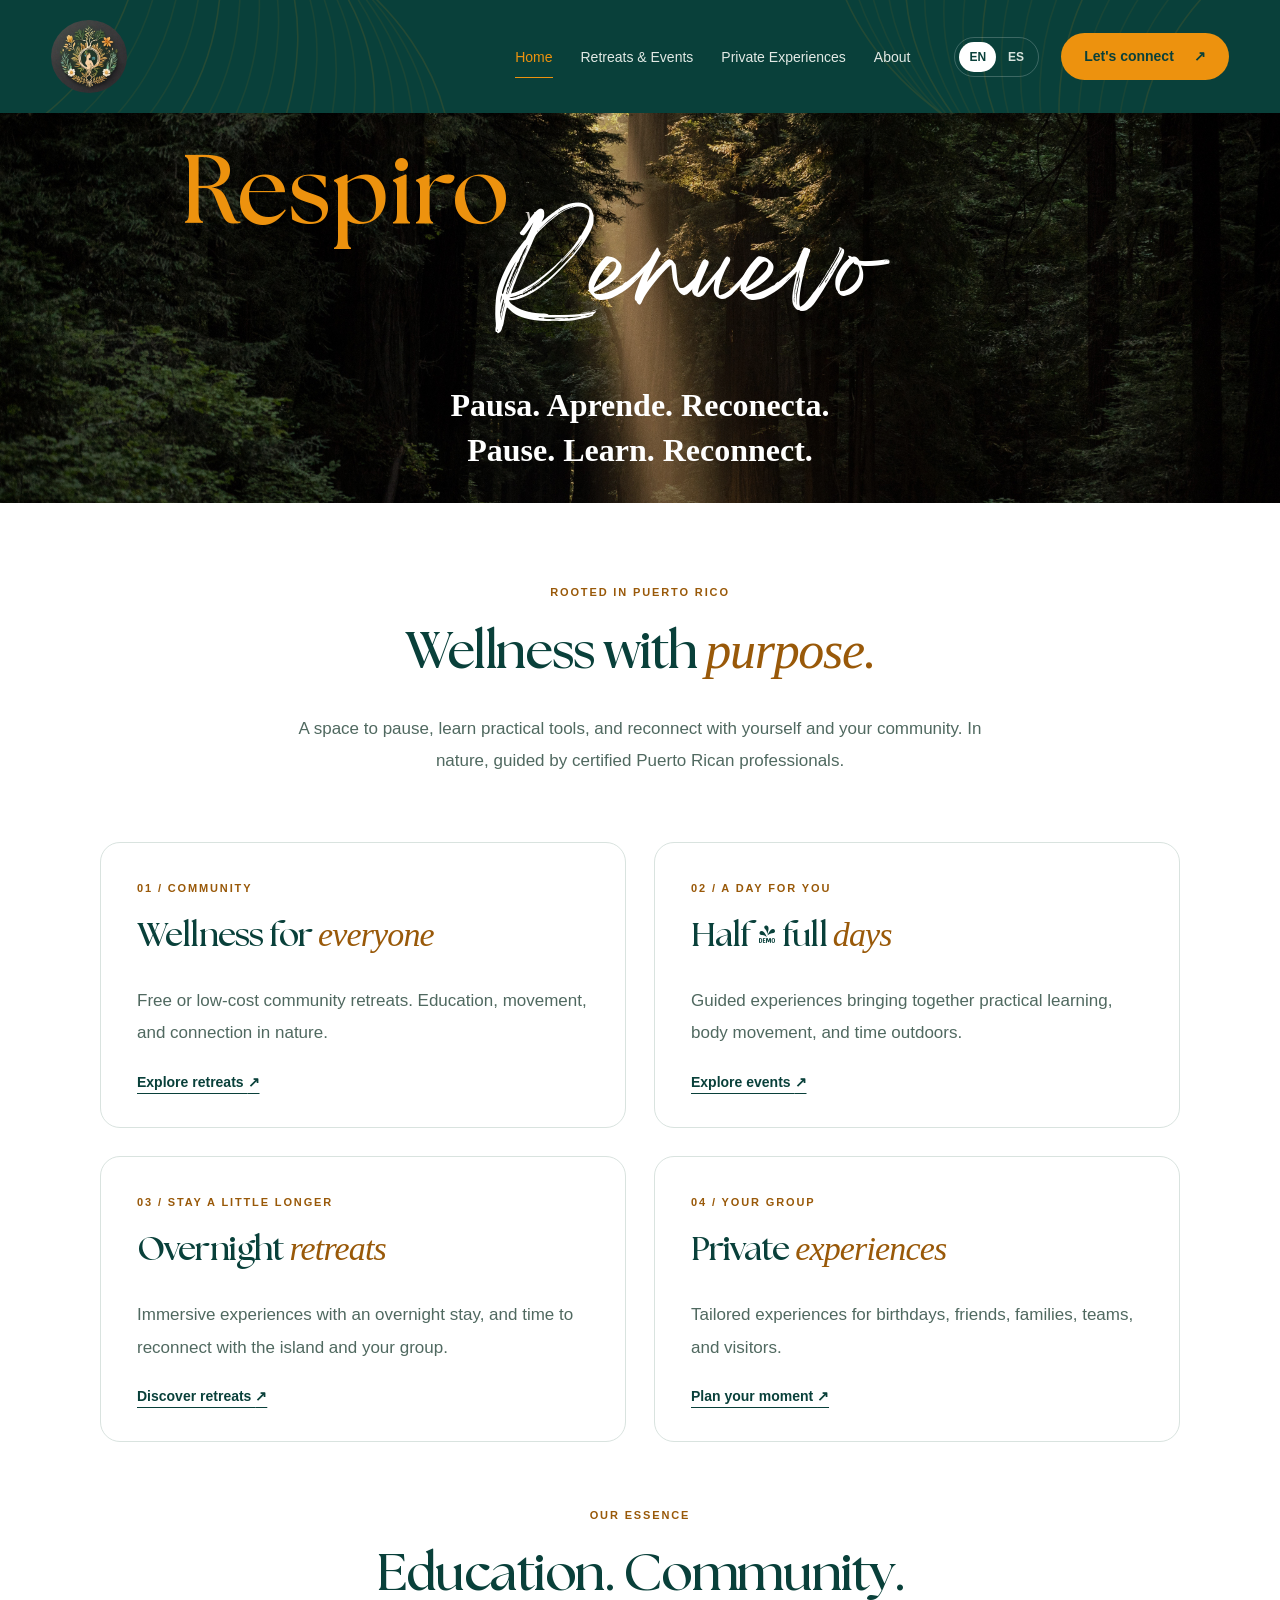
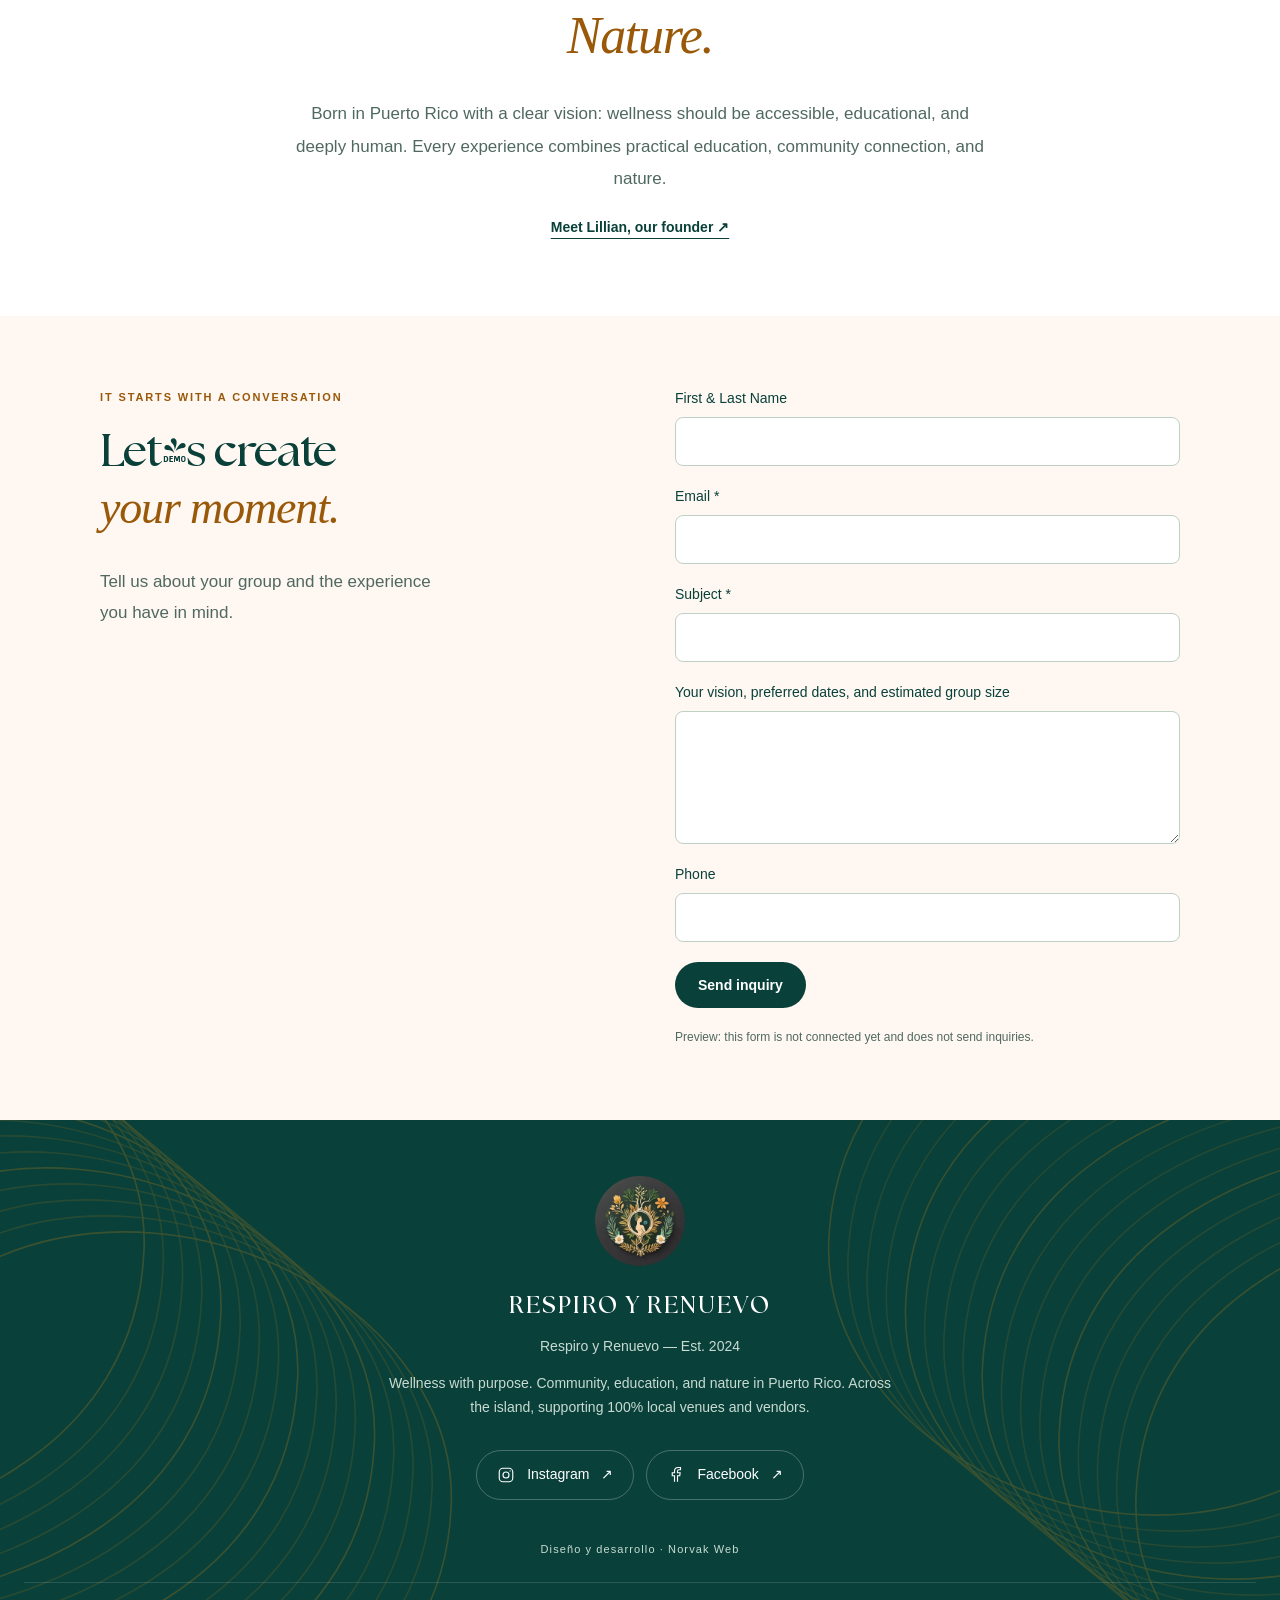
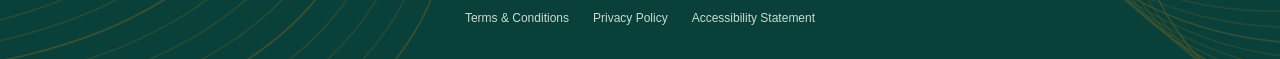
<file: index.html>
<!doctype html>
<html lang="en" prefix="og: https://ogp.me/ns#"><head><meta charset="utf-8"><meta name="viewport" content="width=device-width, initial-scale=1"><meta name="description" content="Wellness retreats in Puerto Rico. Wellness with purpose, community and nature in Puerto Rico."><title>Wellness retreats in Puerto Rico | Respiro y Renuevo</title><link rel="icon" href="assets/logo.jpg"><link rel="stylesheet" href="styles.css?v=6"><script src="script.js?v=4" defer></script>
<!-- Link previews: static tags readable without JavaScript. -->
<link rel="canonical" href="https://chepot87.github.io/Respiro-y-Renuevo/">
<meta property="og:type" content="website">
<meta property="og:site_name" content="Respiro y Renuevo">
<meta property="og:title" content="Retiros de bienestar en Puerto Rico | Respiro y Renuevo">
<meta property="og:description" content="Pausa. Aprende. Reconecta. Retiros y experiencias de bienestar en Puerto Rico, con naturaleza, comunidad y propósito.">
<meta property="og:url" content="https://chepot87.github.io/Respiro-y-Renuevo/">
<meta property="og:locale" content="es_PR">
<meta property="og:locale:alternate" content="en_US">
<meta property="og:image" content="https://chepot87.github.io/Respiro-y-Renuevo/assets/logo.jpg">
<meta property="og:image:secure_url" content="https://chepot87.github.io/Respiro-y-Renuevo/assets/logo.jpg">
<meta property="og:image:type" content="image/jpeg">
<meta property="og:image:width" content="960">
<meta property="og:image:height" content="960">
<meta property="og:image:alt" content="Logo de Respiro y Renuevo">
<meta name="twitter:card" content="summary">
<meta name="twitter:title" content="Retiros de bienestar en Puerto Rico | Respiro y Renuevo">
<meta name="twitter:description" content="Pausa. Aprende. Reconecta. Retiros y experiencias de bienestar en Puerto Rico, con naturaleza, comunidad y propósito.">
<meta name="twitter:image" content="https://chepot87.github.io/Respiro-y-Renuevo/assets/logo.jpg">
<meta name="twitter:image:alt" content="Logo de Respiro y Renuevo">
</head>
<body data-title-en="Wellness retreats in Puerto Rico" data-title-es="Retiros de bienestar en Puerto Rico"><a class="skip-link" href="#main" data-i18n="skip">Skip to main content</a><header class="site-header">
  <a class="logo" href="index.html" aria-label="Respiro y Renuevo"><img src="assets/logo.jpg" alt="Respiro y Renuevo" width="76" height="73"></a>
  <button class="menu-toggle" aria-expanded="false" aria-controls="navigation"><span data-i18n="menu">Menu</span> <span aria-hidden="true">☰</span></button>
  <nav id="navigation" aria-label="Main navigation">
    <a href="index.html" class="active" aria-current="page" data-page-link="home" data-i18n="home">Home</a><a href="retiros-y-eventos.html" data-page-link="retreats" data-i18n="retreats">Retreats &amp; Events</a><a href="experiencias-privadas.html" data-page-link="private" data-i18n="private">Private Experiences</a><a href="nosotros.html" data-page-link="about" data-i18n="about">About</a>
    <div class="header-actions"><div class="language-switch" role="group" aria-label="Language / Idioma"><button type="button" data-language="en" aria-pressed="true">EN</button><button type="button" data-language="es" aria-pressed="false">ES</button></div><a class="button button-gold" href="contacto.html"><span data-i18n="contact">Let's connect</span><span aria-hidden="true">↗</span></a></div>
  </nav>
</header><main id="main"><section class="hero" aria-label="Respiro y Renuevo"><h1><span class="respiro">Respiro</span> <span class="and">y</span><span class="renuevo">Renuevo</span></h1><div class="tagline"><p lang="es">Pausa. Aprende. Reconecta.</p><p>Pause. Learn. Reconnect.</p></div></section><section class="content"><div data-content-language="en" lang="en"><div class="section-intro"><p class="eyebrow">Rooted in Puerto Rico</p><h2>Wellness with <em>purpose.</em></h2><p class="description">A space to pause, learn practical tools, and reconnect with yourself and your community. In nature, guided by certified Puerto Rican professionals.</p></div><div class="offering-grid"><article class="detail-panel"><p class="eyebrow">01 / Community</p><h3>Wellness for <em>everyone</em></h3><p class="description">Free or low-cost community retreats. Education, movement, and connection in nature.</p><a class="text-link" href="retiros-y-eventos.html">Explore retreats <span aria-hidden="true">↗</span></a></article><article class="detail-panel"><p class="eyebrow">02 / A day for you</p><h3>Half &amp; full <em>days</em></h3><p class="description">Guided experiences bringing together practical learning, body movement, and time outdoors.</p><a class="text-link" href="retiros-y-eventos.html">Explore events <span aria-hidden="true">↗</span></a></article><article class="detail-panel"><p class="eyebrow">03 / Stay a little longer</p><h3>Overnight <em>retreats</em></h3><p class="description">Immersive experiences with an overnight stay, and time to reconnect with the island and your group.</p><a class="text-link" href="retiros-y-eventos.html">Discover retreats <span aria-hidden="true">↗</span></a></article><article class="detail-panel"><p class="eyebrow">04 / Your group</p><h3>Private <em>experiences</em></h3><p class="description">Tailored experiences for birthdays, friends, families, teams, and visitors.</p><a class="text-link" href="experiencias-privadas.html">Plan your moment <span aria-hidden="true">↗</span></a></article></div><div class="story-section"><p class="eyebrow">Our essence</p><h2>Education. Community.<br><em>Nature.</em></h2><p class="description">Born in Puerto Rico with a clear vision: wellness should be accessible, educational, and deeply human. Every experience combines practical education, community connection, and nature.</p><a class="text-link" href="nosotros.html#nuestra-creadora">Meet Lillian, our founder ↗</a></div></div><div data-content-language="es" lang="es" hidden><div class="section-intro"><p class="eyebrow">Desde Puerto Rico</p><h2>Bienestar con <em>propósito.</em></h2><p class="description">Un espacio para pausar, aprender herramientas reales y reconectar contigo y con tu comunidad. En la naturaleza, con profesionales puertorriqueños certificados.</p></div><div class="offering-grid"><article class="detail-panel"><p class="eyebrow">01 / Comunidad</p><h3>Bienestar para <em>todos</em></h3><p class="description">Retiros comunitarios gratuitos o de bajo costo. Educación, movimiento y conexión en la naturaleza.</p><a class="text-link" href="retiros-y-eventos.html">Explorar retiros <span aria-hidden="true">↗</span></a></article><article class="detail-panel"><p class="eyebrow">02 / Un día para ti</p><h3>Medio día y día <em>completo</em></h3><p class="description">Experiencias guiadas que combinan aprendizaje práctico, movimiento corporal y naturaleza.</p><a class="text-link" href="retiros-y-eventos.html">Explorar eventos <span aria-hidden="true">↗</span></a></article><article class="detail-panel"><p class="eyebrow">03 / Quédate un poco más</p><h3>Retiros con <em>estadía</em></h3><p class="description">Experiencias de inmersión con pernocta y tiempo para reconectar con la isla y con tu grupo.</p><a class="text-link" href="retiros-y-eventos.html">Descubrir retiros <span aria-hidden="true">↗</span></a></article><article class="detail-panel"><p class="eyebrow">04 / Tu grupo</p><h3>Experiencias <em>privadas</em></h3><p class="description">Encuentros a medida para cumpleaños, amigas, familias, equipos de trabajo y visitantes.</p><a class="text-link" href="experiencias-privadas.html">Planifica tu momento <span aria-hidden="true">↗</span></a></article></div><div class="story-section"><p class="eyebrow">Nuestra esencia</p><h2>Educación. Comunidad.<br><em>Naturaleza.</em></h2><p class="description">Nacimos en Puerto Rico con una visión clara: el bienestar debe ser accesible, educativo y profundamente humano. Cada experiencia combina educación práctica, conexión comunitaria y naturaleza.</p><a class="text-link" href="nosotros.html#nuestra-creadora">Conoce a Lillian, nuestra creadora ↗</a></div></div></section><section id="contact" class="contact content"><div class="contact-intro"><p class="eyebrow" data-i18n="contactLabel">It starts with a conversation</p><h2><span data-i18n="contactTitle">Let's create</span><br><em data-i18n="contactAccent">your moment.</em></h2><p data-i18n="contactIntro">Tell us about your group and the experience you have in mind.</p></div><form><label><span data-i18n="name">First &amp; Last Name</span><input name="name" autocomplete="name"></label><label><span data-i18n="email">Email *</span><input name="email" type="email" autocomplete="email" required></label><label><span data-i18n="subject">Subject *</span><input name="subject" required></label><label><span data-i18n="vision">Your vision, preferred dates, and estimated group size</span><textarea name="vision" rows="5"></textarea></label><label><span data-i18n="phone">Phone</span><input name="phone" type="tel" autocomplete="tel"></label><button class="button button-green" type="submit" data-i18n="submit">Send inquiry</button><p class="form-status" role="status" data-i18n="formNote">Preview: this form is not connected yet and does not send inquiries.</p></form></section></main><footer><div class="footer-brand"><img src="assets/logo.jpg" width="90" height="90" alt="Respiro y Renuevo"><h2>RESPIRO Y RENUEVO</h2><p>Respiro y Renuevo — Est. 2024</p><p data-i18n="footer">Wellness with purpose. Community, education, and nature in Puerto Rico. Across the island, supporting 100% local venues and vendors.</p></div><div class="footer-social" aria-label="Social media"><a href="https://www.instagram.com/respiroyrenuevo"><svg viewBox="0 0 24 24" fill="none" stroke="currentColor" stroke-width="1.5" aria-hidden="true"><rect x="3" y="3" width="18" height="18" rx="5"/><circle cx="12" cy="12" r="4"/><circle cx="17.5" cy="6.5" r=".8" fill="currentColor" stroke="none"/></svg>Instagram <span aria-hidden="true">↗</span></a><a href="https://www.facebook.com/respiroyrenuevo"><svg viewBox="0 0 24 24" fill="none" stroke="currentColor" stroke-width="1.5" aria-hidden="true"><path d="M14 21v-8h3l.5-4H14V7c0-1.2.5-2 2-2h2V2h-3c-3 0-5 2-5 5v2H7v4h3v8"/></svg>Facebook <span aria-hidden="true">↗</span></a></div><p class="site-credit">Diseño y desarrollo · Norvak Web</p><div class="legal-links"><a href="terminos.html" data-i18n="terms">Terms &amp; Conditions</a><a href="privacidad.html" data-i18n="privacy">Privacy Policy</a><a href="accesibilidad.html" data-i18n="accessibility">Accessibility Statement</a></div></footer></body></html>
</file>
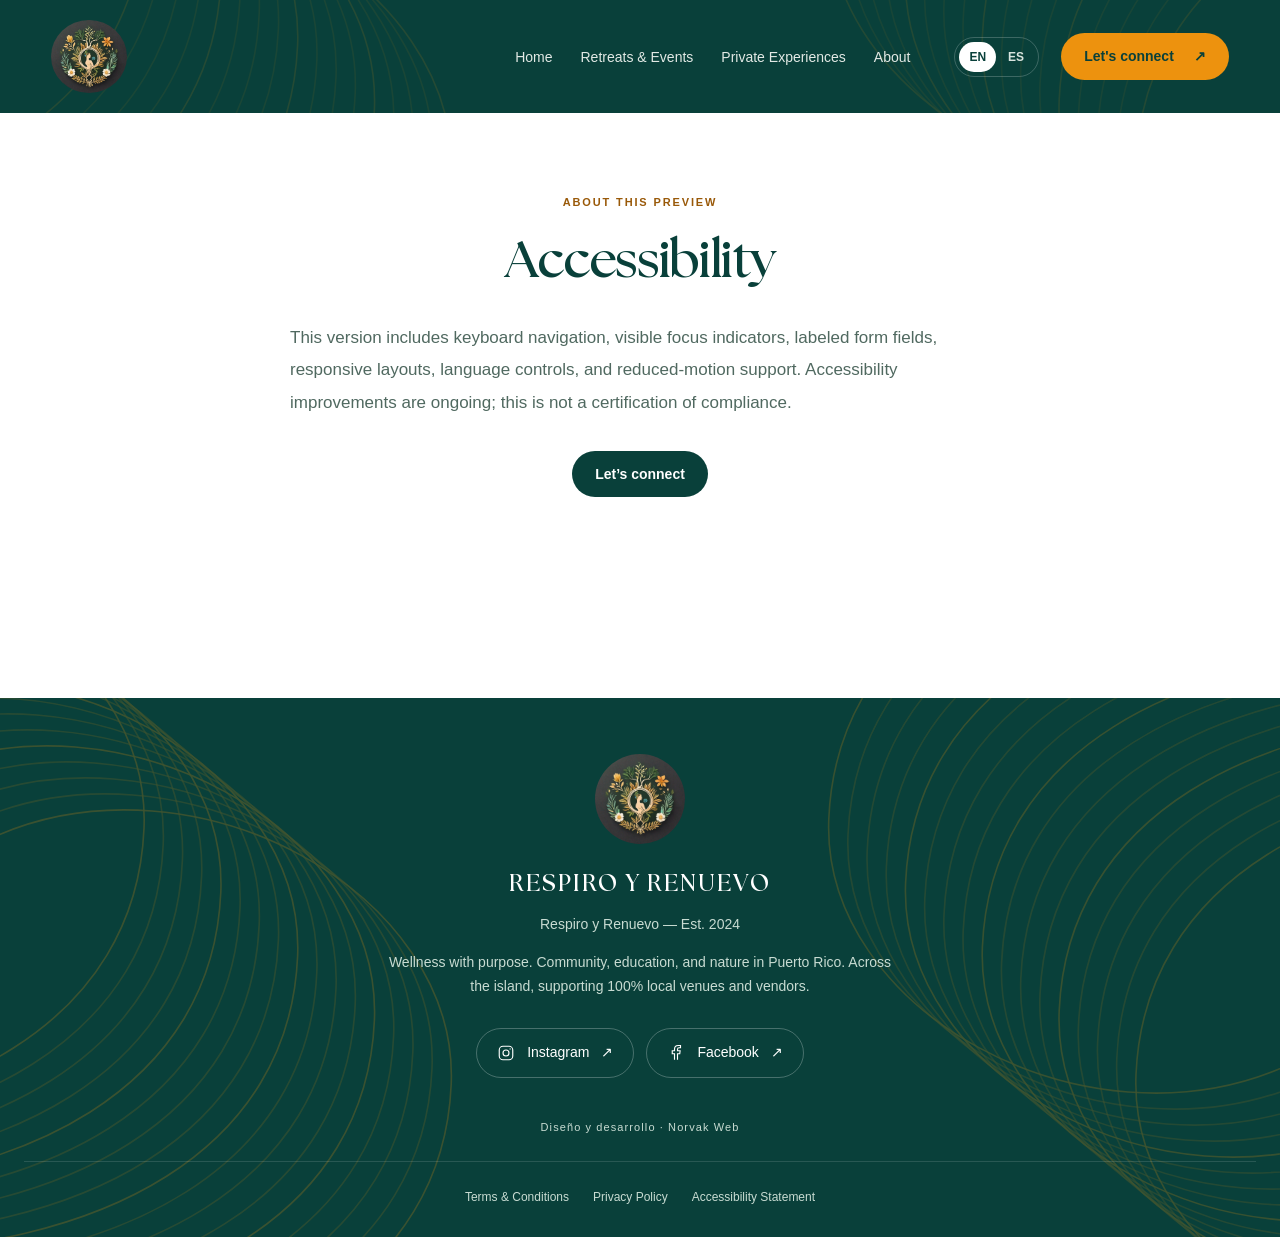
<file: accesibilidad.html>
<!doctype html>
<html lang="en" prefix="og: https://ogp.me/ns#"><head><meta charset="utf-8"><meta name="viewport" content="width=device-width, initial-scale=1"><meta name="description" content="Accessibility. Wellness with purpose, community and nature in Puerto Rico."><title>Accessibility | Respiro y Renuevo</title><link rel="icon" href="assets/logo.jpg"><link rel="stylesheet" href="styles.css?v=6"><script src="script.js?v=4" defer></script>
<!-- Link previews: static tags readable without JavaScript. -->
<link rel="canonical" href="https://chepot87.github.io/Respiro-y-Renuevo/accesibilidad.html">
<meta property="og:type" content="website">
<meta property="og:site_name" content="Respiro y Renuevo">
<meta property="og:title" content="Accesibilidad | Respiro y Renuevo">
<meta property="og:description" content="Pausa. Aprende. Reconecta. Retiros y experiencias de bienestar en Puerto Rico, con naturaleza, comunidad y propósito.">
<meta property="og:url" content="https://chepot87.github.io/Respiro-y-Renuevo/accesibilidad.html">
<meta property="og:locale" content="es_PR">
<meta property="og:locale:alternate" content="en_US">
<meta property="og:image" content="https://chepot87.github.io/Respiro-y-Renuevo/assets/logo.jpg">
<meta property="og:image:secure_url" content="https://chepot87.github.io/Respiro-y-Renuevo/assets/logo.jpg">
<meta property="og:image:type" content="image/jpeg">
<meta property="og:image:width" content="960">
<meta property="og:image:height" content="960">
<meta property="og:image:alt" content="Logo de Respiro y Renuevo">
<meta name="twitter:card" content="summary">
<meta name="twitter:title" content="Accesibilidad | Respiro y Renuevo">
<meta name="twitter:description" content="Pausa. Aprende. Reconecta. Retiros y experiencias de bienestar en Puerto Rico, con naturaleza, comunidad y propósito.">
<meta name="twitter:image" content="https://chepot87.github.io/Respiro-y-Renuevo/assets/logo.jpg">
<meta name="twitter:image:alt" content="Logo de Respiro y Renuevo">
</head>
<body data-title-en="Accessibility" data-title-es="Accesibilidad"><a class="skip-link" href="#main" data-i18n="skip">Skip to main content</a><header class="site-header">
  <a class="logo" href="index.html" aria-label="Respiro y Renuevo"><img src="assets/logo.jpg" alt="Respiro y Renuevo" width="76" height="73"></a>
  <button class="menu-toggle" aria-expanded="false" aria-controls="navigation"><span data-i18n="menu">Menu</span> <span aria-hidden="true">☰</span></button>
  <nav id="navigation" aria-label="Main navigation">
    <a href="index.html" data-page-link="home" data-i18n="home">Home</a><a href="retiros-y-eventos.html" data-page-link="retreats" data-i18n="retreats">Retreats &amp; Events</a><a href="experiencias-privadas.html" data-page-link="private" data-i18n="private">Private Experiences</a><a href="nosotros.html" data-page-link="about" data-i18n="about">About</a>
    <div class="header-actions"><div class="language-switch" role="group" aria-label="Language / Idioma"><button type="button" data-language="en" aria-pressed="true">EN</button><button type="button" data-language="es" aria-pressed="false">ES</button></div><a class="button button-gold" href="contacto.html"><span data-i18n="contact">Let's connect</span><span aria-hidden="true">↗</span></a></div>
  </nav>
</header><main id="main"><section class="content page-content info-content"><div data-content-language="en" lang="en"><div class="section-intro"><p class="eyebrow">About this preview</p><h1 class="page-title">Accessibility</h1><p class="description">This version includes keyboard navigation, visible focus indicators, labeled form fields, responsive layouts, language controls, and reduced-motion support. Accessibility improvements are ongoing; this is not a certification of compliance.</p></div></div><div data-content-language="es" lang="es" hidden><div class="section-intro"><p class="eyebrow">Sobre esta vista previa</p><h1 class="page-title">Accesibilidad</h1><p class="description">Esta versión incluye navegación con teclado, indicadores de foco visibles, campos etiquetados, diseño adaptable, controles de idioma y soporte para movimiento reducido. La accesibilidad continúa mejorándose; esto no es una certificación de cumplimiento.</p></div></div><a class="button button-green" href="contacto.html" data-i18n="contact">Let’s connect</a></section></main><footer><div class="footer-brand"><img src="assets/logo.jpg" width="90" height="90" alt="Respiro y Renuevo"><h2>RESPIRO Y RENUEVO</h2><p>Respiro y Renuevo — Est. 2024</p><p data-i18n="footer">Wellness with purpose. Community, education, and nature in Puerto Rico. Across the island, supporting 100% local venues and vendors.</p></div><div class="footer-social" aria-label="Social media"><a href="https://www.instagram.com/respiroyrenuevo"><svg viewBox="0 0 24 24" fill="none" stroke="currentColor" stroke-width="1.5" aria-hidden="true"><rect x="3" y="3" width="18" height="18" rx="5"/><circle cx="12" cy="12" r="4"/><circle cx="17.5" cy="6.5" r=".8" fill="currentColor" stroke="none"/></svg>Instagram <span aria-hidden="true">↗</span></a><a href="https://www.facebook.com/respiroyrenuevo"><svg viewBox="0 0 24 24" fill="none" stroke="currentColor" stroke-width="1.5" aria-hidden="true"><path d="M14 21v-8h3l.5-4H14V7c0-1.2.5-2 2-2h2V2h-3c-3 0-5 2-5 5v2H7v4h3v8"/></svg>Facebook <span aria-hidden="true">↗</span></a></div><p class="site-credit">Diseño y desarrollo · Norvak Web</p><div class="legal-links"><a href="terminos.html" data-i18n="terms">Terms &amp; Conditions</a><a href="privacidad.html" data-i18n="privacy">Privacy Policy</a><a href="accesibilidad.html" data-i18n="accessibility">Accessibility Statement</a></div></footer></body></html>
</file>
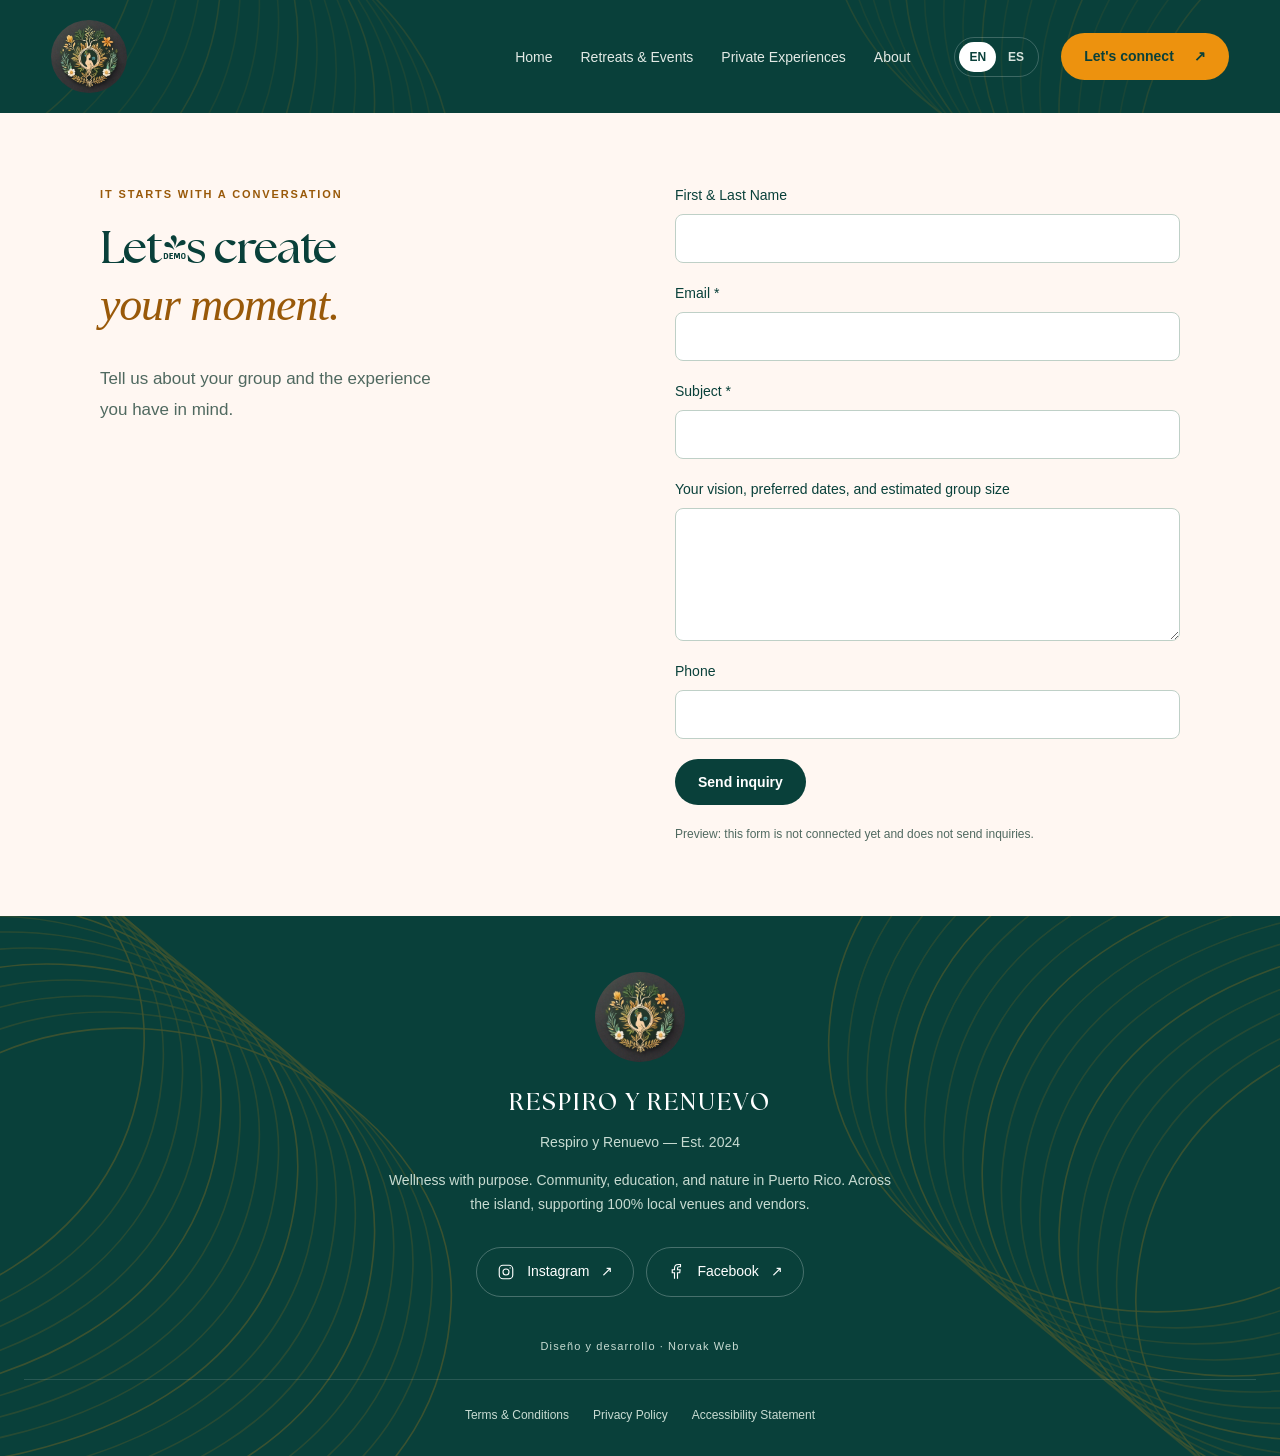
<file: contacto.html>
<!doctype html>
<html lang="en" prefix="og: https://ogp.me/ns#"><head><meta charset="utf-8"><meta name="viewport" content="width=device-width, initial-scale=1"><meta name="description" content="Contact. Wellness with purpose, community and nature in Puerto Rico."><title>Contact | Respiro y Renuevo</title><link rel="icon" href="assets/logo.jpg"><link rel="stylesheet" href="styles.css?v=6"><script src="script.js?v=4" defer></script>
<!-- Link previews: static tags readable without JavaScript. -->
<link rel="canonical" href="https://chepot87.github.io/Respiro-y-Renuevo/contacto.html">
<meta property="og:type" content="website">
<meta property="og:site_name" content="Respiro y Renuevo">
<meta property="og:title" content="Contacto | Respiro y Renuevo">
<meta property="og:description" content="Pausa. Aprende. Reconecta. Retiros y experiencias de bienestar en Puerto Rico, con naturaleza, comunidad y propósito.">
<meta property="og:url" content="https://chepot87.github.io/Respiro-y-Renuevo/contacto.html">
<meta property="og:locale" content="es_PR">
<meta property="og:locale:alternate" content="en_US">
<meta property="og:image" content="https://chepot87.github.io/Respiro-y-Renuevo/assets/logo.jpg">
<meta property="og:image:secure_url" content="https://chepot87.github.io/Respiro-y-Renuevo/assets/logo.jpg">
<meta property="og:image:type" content="image/jpeg">
<meta property="og:image:width" content="960">
<meta property="og:image:height" content="960">
<meta property="og:image:alt" content="Logo de Respiro y Renuevo">
<meta name="twitter:card" content="summary">
<meta name="twitter:title" content="Contacto | Respiro y Renuevo">
<meta name="twitter:description" content="Pausa. Aprende. Reconecta. Retiros y experiencias de bienestar en Puerto Rico, con naturaleza, comunidad y propósito.">
<meta name="twitter:image" content="https://chepot87.github.io/Respiro-y-Renuevo/assets/logo.jpg">
<meta name="twitter:image:alt" content="Logo de Respiro y Renuevo">
</head>
<body data-title-en="Contact" data-title-es="Contacto"><a class="skip-link" href="#main" data-i18n="skip">Skip to main content</a><header class="site-header">
  <a class="logo" href="index.html" aria-label="Respiro y Renuevo"><img src="assets/logo.jpg" alt="Respiro y Renuevo" width="76" height="73"></a>
  <button class="menu-toggle" aria-expanded="false" aria-controls="navigation"><span data-i18n="menu">Menu</span> <span aria-hidden="true">☰</span></button>
  <nav id="navigation" aria-label="Main navigation">
    <a href="index.html" data-page-link="home" data-i18n="home">Home</a><a href="retiros-y-eventos.html" data-page-link="retreats" data-i18n="retreats">Retreats &amp; Events</a><a href="experiencias-privadas.html" data-page-link="private" data-i18n="private">Private Experiences</a><a href="nosotros.html" data-page-link="about" data-i18n="about">About</a>
    <div class="header-actions"><div class="language-switch" role="group" aria-label="Language / Idioma"><button type="button" data-language="en" aria-pressed="true">EN</button><button type="button" data-language="es" aria-pressed="false">ES</button></div><a class="button button-gold" aria-current="page" href="contacto.html"><span data-i18n="contact">Let's connect</span><span aria-hidden="true">↗</span></a></div>
  </nav>
</header><main id="main"><section id="contact" class="contact content"><div class="contact-intro"><p class="eyebrow" data-i18n="contactLabel">It starts with a conversation</p><h1 class="page-title"><span data-i18n="contactTitle">Let's create</span><br><em data-i18n="contactAccent">your moment.</em></h1><p data-i18n="contactIntro">Tell us about your group and the experience you have in mind.</p></div><form><label><span data-i18n="name">First &amp; Last Name</span><input name="name" autocomplete="name"></label><label><span data-i18n="email">Email *</span><input name="email" type="email" autocomplete="email" required></label><label><span data-i18n="subject">Subject *</span><input name="subject" required></label><label><span data-i18n="vision">Your vision, preferred dates, and estimated group size</span><textarea name="vision" rows="5"></textarea></label><label><span data-i18n="phone">Phone</span><input name="phone" type="tel" autocomplete="tel"></label><button class="button button-green" type="submit" data-i18n="submit">Send inquiry</button><p class="form-status" role="status" data-i18n="formNote">Preview: this form is not connected yet and does not send inquiries.</p></form></section></main><footer><div class="footer-brand"><img src="assets/logo.jpg" width="90" height="90" alt="Respiro y Renuevo"><h2>RESPIRO Y RENUEVO</h2><p>Respiro y Renuevo — Est. 2024</p><p data-i18n="footer">Wellness with purpose. Community, education, and nature in Puerto Rico. Across the island, supporting 100% local venues and vendors.</p></div><div class="footer-social" aria-label="Social media"><a href="https://www.instagram.com/respiroyrenuevo"><svg viewBox="0 0 24 24" fill="none" stroke="currentColor" stroke-width="1.5" aria-hidden="true"><rect x="3" y="3" width="18" height="18" rx="5"/><circle cx="12" cy="12" r="4"/><circle cx="17.5" cy="6.5" r=".8" fill="currentColor" stroke="none"/></svg>Instagram <span aria-hidden="true">↗</span></a><a href="https://www.facebook.com/respiroyrenuevo"><svg viewBox="0 0 24 24" fill="none" stroke="currentColor" stroke-width="1.5" aria-hidden="true"><path d="M14 21v-8h3l.5-4H14V7c0-1.2.5-2 2-2h2V2h-3c-3 0-5 2-5 5v2H7v4h3v8"/></svg>Facebook <span aria-hidden="true">↗</span></a></div><p class="site-credit">Diseño y desarrollo · Norvak Web</p><div class="legal-links"><a href="terminos.html" data-i18n="terms">Terms &amp; Conditions</a><a href="privacidad.html" data-i18n="privacy">Privacy Policy</a><a href="accesibilidad.html" data-i18n="accessibility">Accessibility Statement</a></div></footer></body></html>
</file>
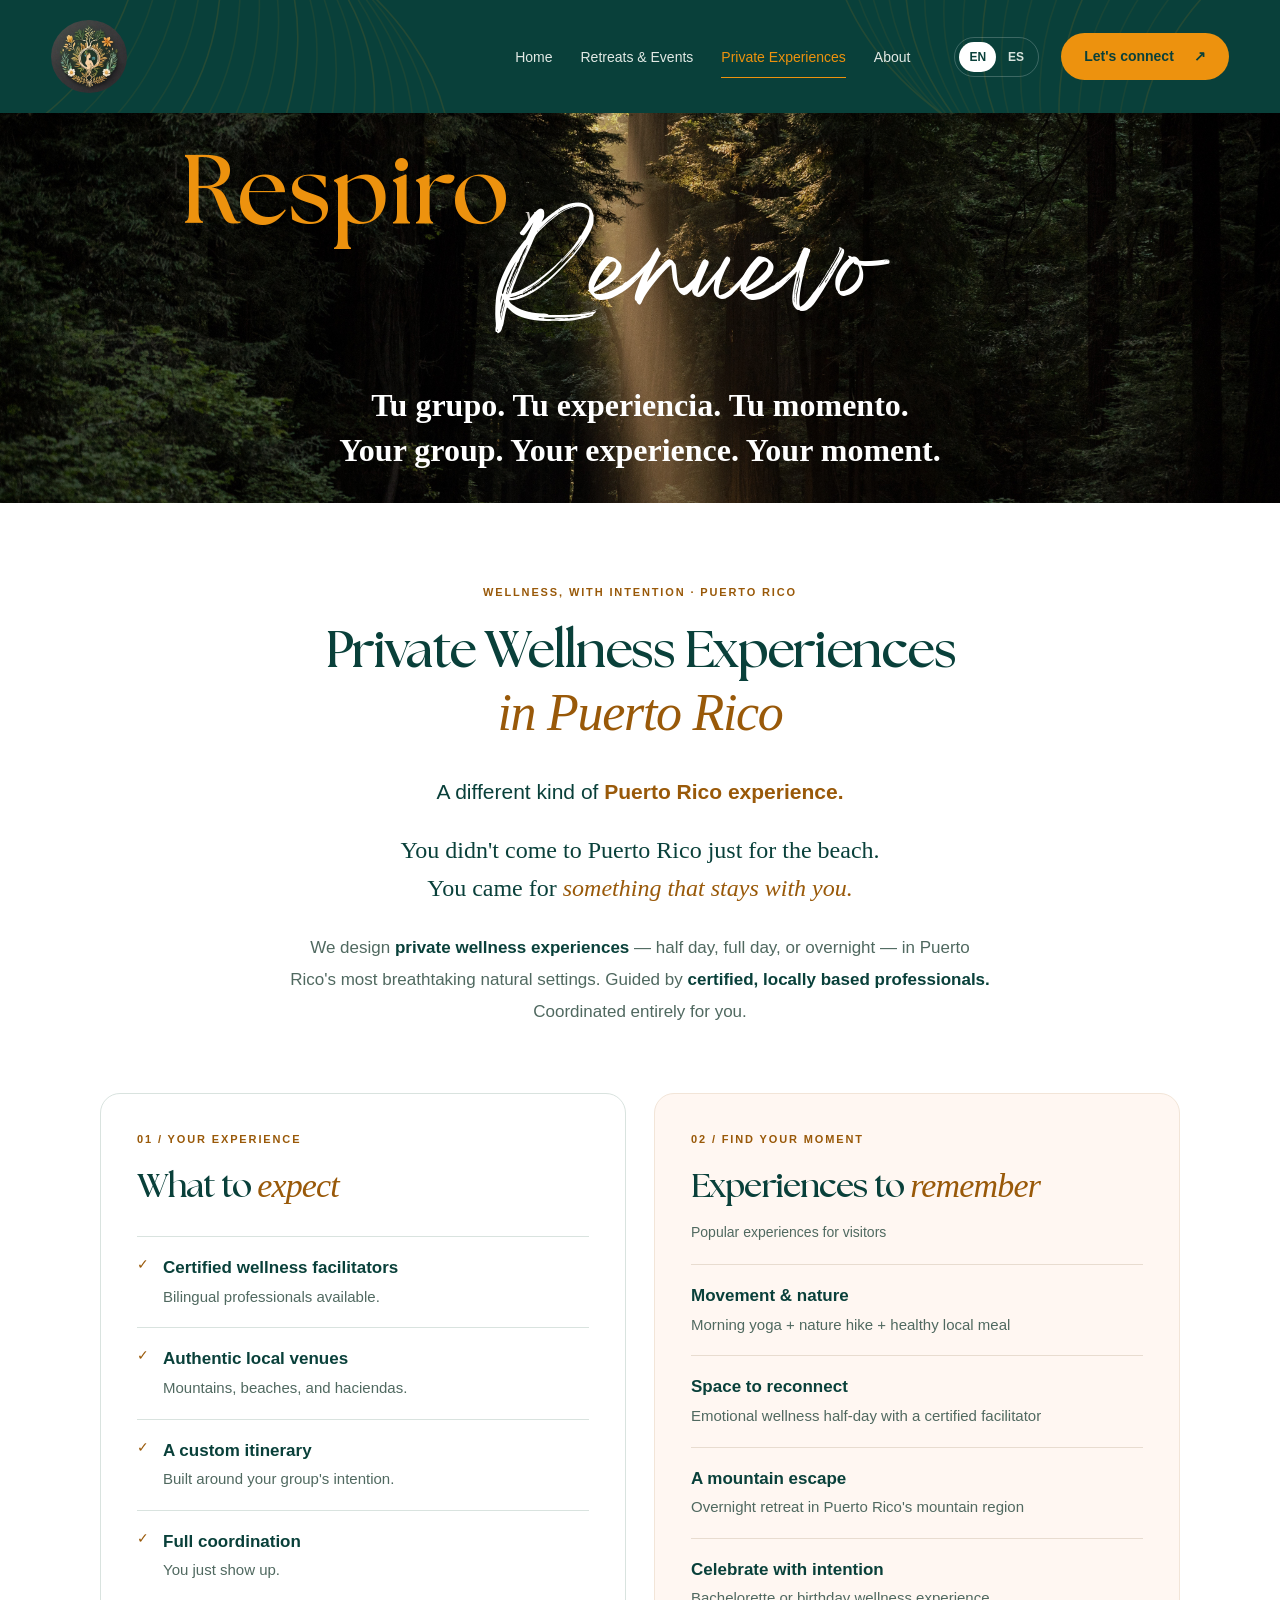
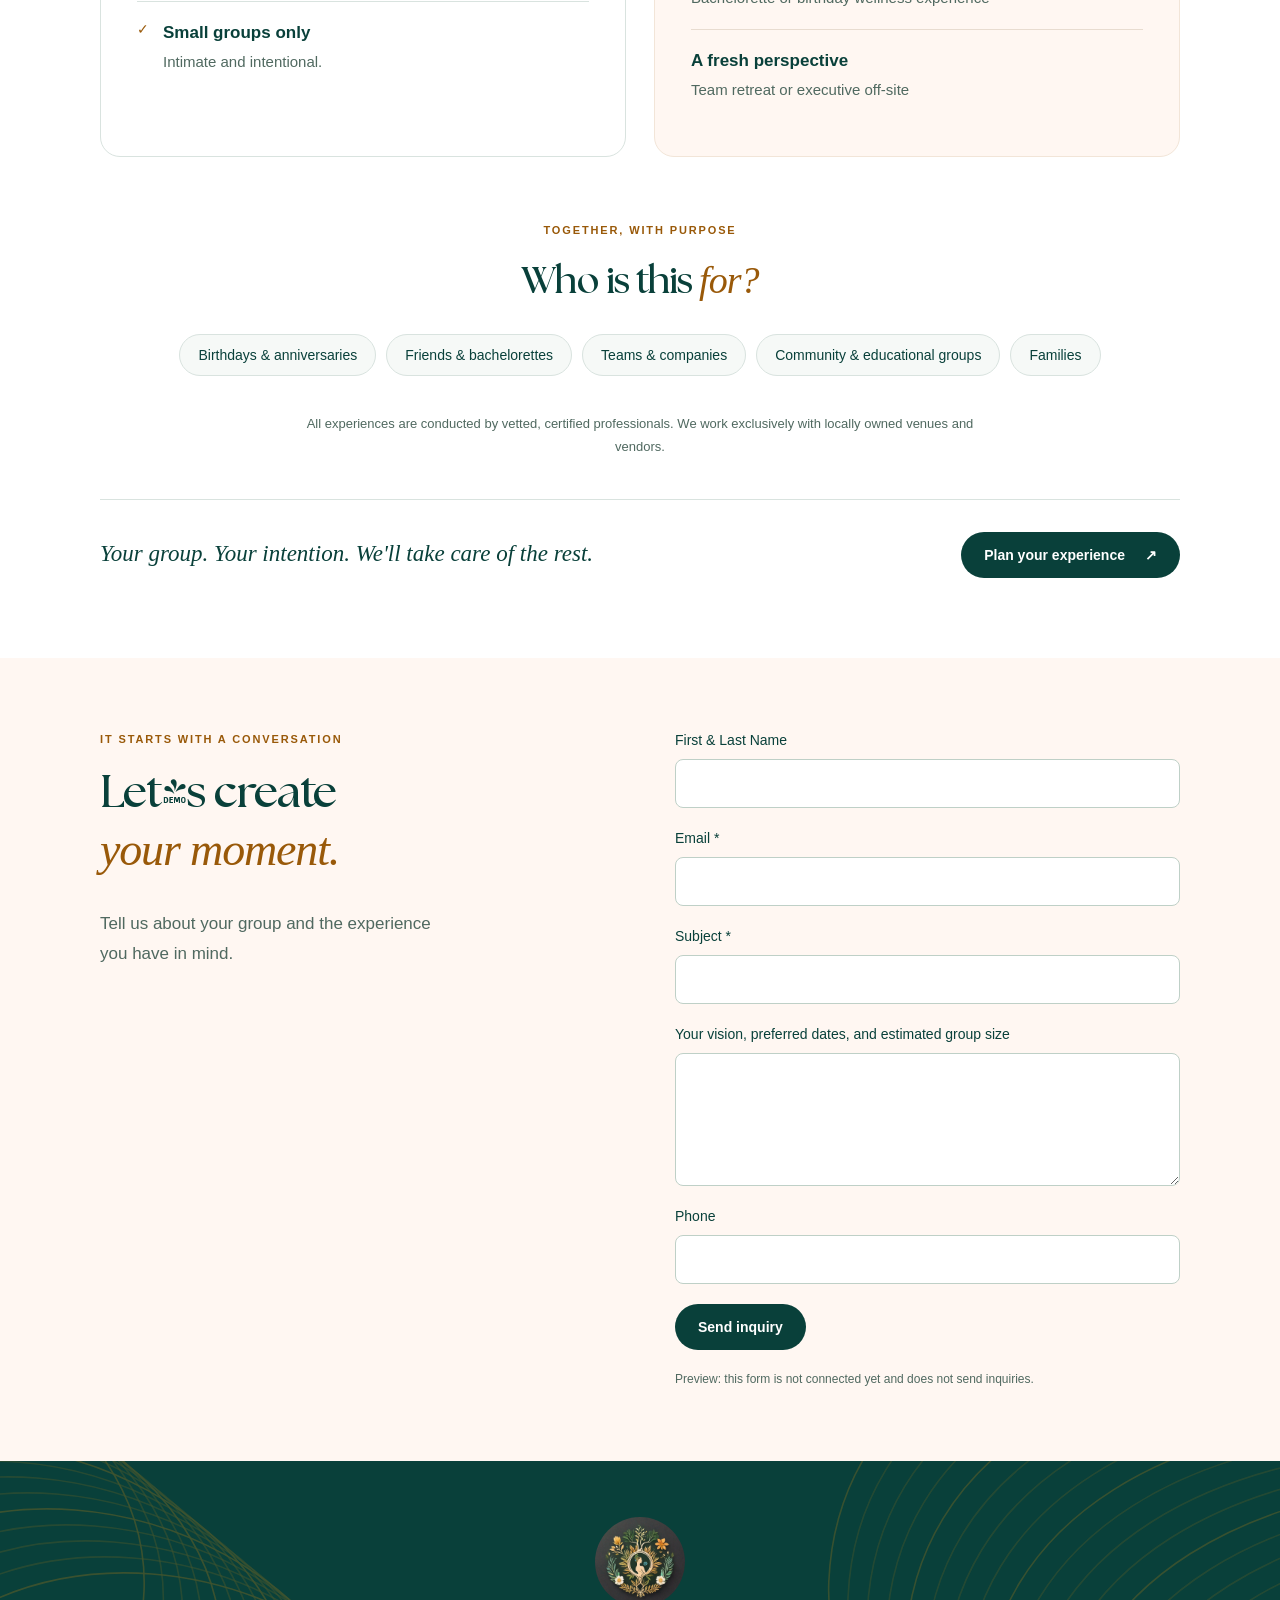
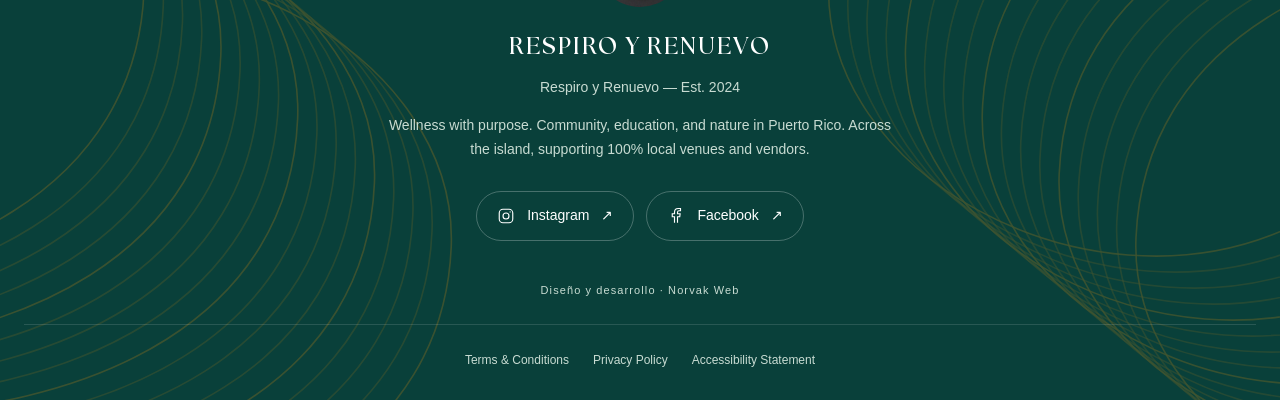
<file: experiencias-privadas.html>
<!doctype html>
<html lang="en" prefix="og: https://ogp.me/ns#"><head><meta charset="utf-8"><meta name="viewport" content="width=device-width, initial-scale=1"><meta name="description" content="Private Wellness Experiences. Wellness with purpose, community and nature in Puerto Rico."><title>Private Wellness Experiences | Respiro y Renuevo</title><link rel="icon" href="assets/logo.jpg"><link rel="stylesheet" href="styles.css?v=6"><script src="script.js?v=4" defer></script>
<!-- Link previews: static tags readable without JavaScript. -->
<link rel="canonical" href="https://chepot87.github.io/Respiro-y-Renuevo/experiencias-privadas.html">
<meta property="og:type" content="website">
<meta property="og:site_name" content="Respiro y Renuevo">
<meta property="og:title" content="Experiencias privadas de bienestar | Respiro y Renuevo">
<meta property="og:description" content="Pausa. Aprende. Reconecta. Retiros y experiencias de bienestar en Puerto Rico, con naturaleza, comunidad y propósito.">
<meta property="og:url" content="https://chepot87.github.io/Respiro-y-Renuevo/experiencias-privadas.html">
<meta property="og:locale" content="es_PR">
<meta property="og:locale:alternate" content="en_US">
<meta property="og:image" content="https://chepot87.github.io/Respiro-y-Renuevo/assets/logo.jpg">
<meta property="og:image:secure_url" content="https://chepot87.github.io/Respiro-y-Renuevo/assets/logo.jpg">
<meta property="og:image:type" content="image/jpeg">
<meta property="og:image:width" content="960">
<meta property="og:image:height" content="960">
<meta property="og:image:alt" content="Logo de Respiro y Renuevo">
<meta name="twitter:card" content="summary">
<meta name="twitter:title" content="Experiencias privadas de bienestar | Respiro y Renuevo">
<meta name="twitter:description" content="Pausa. Aprende. Reconecta. Retiros y experiencias de bienestar en Puerto Rico, con naturaleza, comunidad y propósito.">
<meta name="twitter:image" content="https://chepot87.github.io/Respiro-y-Renuevo/assets/logo.jpg">
<meta name="twitter:image:alt" content="Logo de Respiro y Renuevo">
</head>
<body data-title-en="Private Wellness Experiences" data-title-es="Experiencias privadas de bienestar"><a class="skip-link" href="#main" data-i18n="skip">Skip to main content</a><header class="site-header">
  <a class="logo" href="index.html" aria-label="Respiro y Renuevo"><img src="assets/logo.jpg" alt="Respiro y Renuevo" width="76" height="73"></a>
  <button class="menu-toggle" aria-expanded="false" aria-controls="navigation"><span data-i18n="menu">Menu</span> <span aria-hidden="true">☰</span></button>
  <nav id="navigation" aria-label="Main navigation">
    <a href="index.html" data-page-link="home" data-i18n="home">Home</a><a href="retiros-y-eventos.html" data-page-link="retreats" data-i18n="retreats">Retreats &amp; Events</a><a href="experiencias-privadas.html" class="active" aria-current="page" data-page-link="private" data-i18n="private">Private Experiences</a><a href="nosotros.html" data-page-link="about" data-i18n="about">About</a>
    <div class="header-actions"><div class="language-switch" role="group" aria-label="Language / Idioma"><button type="button" data-language="en" aria-pressed="true">EN</button><button type="button" data-language="es" aria-pressed="false">ES</button></div><a class="button button-gold" href="contacto.html"><span data-i18n="contact">Let's connect</span><span aria-hidden="true">↗</span></a></div>
  </nav>
</header><main id="main">
  <section class="hero" aria-label="Respiro y Renuevo"><h1><span class="respiro">Respiro</span> <span class="and">y</span><span class="renuevo">Renuevo</span></h1><div class="tagline"><p lang="es">Tu grupo. Tu experiencia. Tu momento.</p><p>Your group. Your experience. Your moment.</p></div></section>
  <section class="intro content" id="experiences">
    <div class="section-intro" data-content-language="en" lang="en"><p class="eyebrow">Wellness, with intention · Puerto Rico</p><h2>Private Wellness Experiences<br><em>in Puerto Rico</em></h2><p class="intro-statement">A different kind of <strong>Puerto Rico experience.</strong></p><p class="lead">You didn't come to Puerto Rico just for the beach.<br>You came for <em>something that stays with you.</em></p><p class="description">We design <strong>private wellness experiences</strong> — half day, full day, or overnight — in Puerto Rico's most breathtaking natural settings. Guided by <strong>certified, locally based professionals.</strong> Coordinated entirely for you.</p></div>
    <div class="section-intro" data-content-language="es" lang="es" hidden><p class="eyebrow">Bienestar con intención · Puerto Rico</p><h2>Experiencias privadas de bienestar<br><em>en Puerto Rico</em></h2><p class="intro-statement">Una forma distinta de <strong>vivir Puerto Rico.</strong></p><p class="lead">Viniste por algo más que la playa.<br>Por <em>una experiencia que se queda contigo.</em></p><p class="description">Diseñamos <strong>experiencias privadas de bienestar</strong> para grupos que quieren algo más que un paseo. Medio día, día completo o una estadía en los escenarios naturales más hermosos de Puerto Rico. Con <strong>profesionales certificados y locales.</strong> Nosotros coordinamos; tú disfrutas.</p></div>
    <div class="details-grid" data-content-language="en" lang="en">
      <section class="detail-panel"><p class="eyebrow">01 / Your experience</p><h3>What to <em>expect</em></h3><ul class="feature-list"><li><strong>Certified wellness facilitators</strong><span>Bilingual professionals available.</span></li><li><strong>Authentic local venues</strong><span>Mountains, beaches, and haciendas.</span></li><li><strong>A custom itinerary</strong><span>Built around your group's intention.</span></li><li><strong>Full coordination</strong><span>You just show up.</span></li><li><strong>Small groups only</strong><span>Intimate and intentional.</span></li></ul></section>
      <section class="detail-panel experiences-panel"><p class="eyebrow">02 / Find your moment</p><h3>Experiences to <em>remember</em></h3><p class="panel-description">Popular experiences for visitors</p><ul class="experience-list"><li><strong>Movement &amp; nature</strong><span>Morning yoga + nature hike + healthy local meal</span></li><li><strong>Space to reconnect</strong><span>Emotional wellness half-day with a certified facilitator</span></li><li><strong>A mountain escape</strong><span>Overnight retreat in Puerto Rico's mountain region</span></li><li><strong>Celebrate with intention</strong><span>Bachelorette or birthday wellness experience</span></li><li><strong>A fresh perspective</strong><span>Team retreat or executive off-site</span></li></ul></section>
    </div>
    <div class="details-grid" data-content-language="es" lang="es" hidden>
      <section class="detail-panel"><p class="eyebrow">01 / Tu experiencia</p><h3>¿Qué <em>incluye?</em></h3><ul class="feature-list"><li><strong>Profesionales certificados</strong><span>Facilitadores de bienestar; bilingües disponibles.</span></li><li><strong>Locaciones locales seleccionadas</strong><span>Playas, haciendas, bosques y montañas.</span></li><li><strong>Una experiencia personalizada</strong><span>Diseñada según la intención de tu grupo.</span></li><li><strong>Coordinación completa</strong><span>Tú solo disfruta.</span></li><li><strong>Grupos pequeños</strong><span>Una experiencia íntima y con intención.</span></li></ul></section>
      <section class="detail-panel experiences-panel"><p class="eyebrow">02 / Encuentra tu momento</p><h3>Experiencias para <em>recordar</em></h3><p class="panel-description">Ideas para tu próxima experiencia</p><ul class="experience-list"><li><strong>Movimiento y naturaleza</strong><span>Yoga por la mañana + caminata + comida local saludable</span></li><li><strong>Espacio para reconectar</strong><span>Medio día de bienestar emocional con un facilitador certificado</span></li><li><strong>Una escapada a la montaña</strong><span>Retiro con estadía en la región montañosa de Puerto Rico</span></li><li><strong>Celebra con intención</strong><span>Experiencia de bienestar para cumpleaños o despedidas de soltera</span></li><li><strong>Una nueva perspectiva</strong><span>Retiro de equipo o encuentro ejecutivo</span></li></ul></section>
    </div>
    <section class="groups-section"><p class="eyebrow" data-i18n="groupsLabel">Together, with purpose</p><h3><span data-i18n="groupsTitle">Who is this</span> <em data-i18n="groupsAccent">for?</em></h3><div class="group-tags"><span data-i18n="group1">Birthdays &amp; anniversaries</span><span data-i18n="group2">Friends &amp; bachelorettes</span><span data-i18n="group3">Teams &amp; companies</span><span data-i18n="group4">Community &amp; educational groups</span><span data-i18n="group5">Families</span></div></section>
    <p class="trust-note" data-i18n="trust">All experiences are conducted by vetted, certified professionals. We work exclusively with locally owned venues and vendors.</p><div class="section-cta"><p data-i18n="ctaText">Your group. Your intention. We'll take care of the rest.</p><a class="button button-green" href="#contact"><span data-i18n="cta">Plan your experience</span><span aria-hidden="true">↗</span></a></div>
  </section>
  <section id="contact" class="contact content"><div class="contact-intro"><p class="eyebrow" data-i18n="contactLabel">It starts with a conversation</p><h2><span data-i18n="contactTitle">Let's create</span><br><em data-i18n="contactAccent">your moment.</em></h2><p data-i18n="contactIntro">Tell us about your group and the experience you have in mind.</p></div><form><label><span data-i18n="name">First &amp; Last Name</span><input name="name" autocomplete="name"></label><label><span data-i18n="email">Email *</span><input name="email" type="email" autocomplete="email" required></label><label><span data-i18n="subject">Subject *</span><input name="subject" required></label><label><span data-i18n="vision">Your vision, preferred dates, and estimated group size</span><textarea name="vision" rows="5"></textarea></label><label><span data-i18n="phone">Phone</span><input name="phone" type="tel" autocomplete="tel"></label><button class="button button-green" type="submit" data-i18n="submit">Send inquiry</button><p class="form-status" role="status" data-i18n="formNote">Preview: this form is not connected yet and does not send inquiries.</p></form></section>
</main><footer><div class="footer-brand"><img src="assets/logo.jpg" width="90" height="90" alt="Respiro y Renuevo"><h2>RESPIRO Y RENUEVO</h2><p>Respiro y Renuevo — Est. 2024</p><p data-i18n="footer">Wellness with purpose. Community, education, and nature in Puerto Rico. Across the island, supporting 100% local venues and vendors.</p></div><div class="footer-social" aria-label="Social media"><a href="https://www.instagram.com/respiroyrenuevo"><svg viewBox="0 0 24 24" fill="none" stroke="currentColor" stroke-width="1.5" aria-hidden="true"><rect x="3" y="3" width="18" height="18" rx="5"/><circle cx="12" cy="12" r="4"/><circle cx="17.5" cy="6.5" r=".8" fill="currentColor" stroke="none"/></svg>Instagram <span aria-hidden="true">↗</span></a><a href="https://www.facebook.com/respiroyrenuevo"><svg viewBox="0 0 24 24" fill="none" stroke="currentColor" stroke-width="1.5" aria-hidden="true"><path d="M14 21v-8h3l.5-4H14V7c0-1.2.5-2 2-2h2V2h-3c-3 0-5 2-5 5v2H7v4h3v8"/></svg>Facebook <span aria-hidden="true">↗</span></a></div><p class="site-credit">Diseño y desarrollo · Norvak Web</p><div class="legal-links"><a href="terminos.html" data-i18n="terms">Terms &amp; Conditions</a><a href="privacidad.html" data-i18n="privacy">Privacy Policy</a><a href="accesibilidad.html" data-i18n="accessibility">Accessibility Statement</a></div></footer></body></html>
</file>
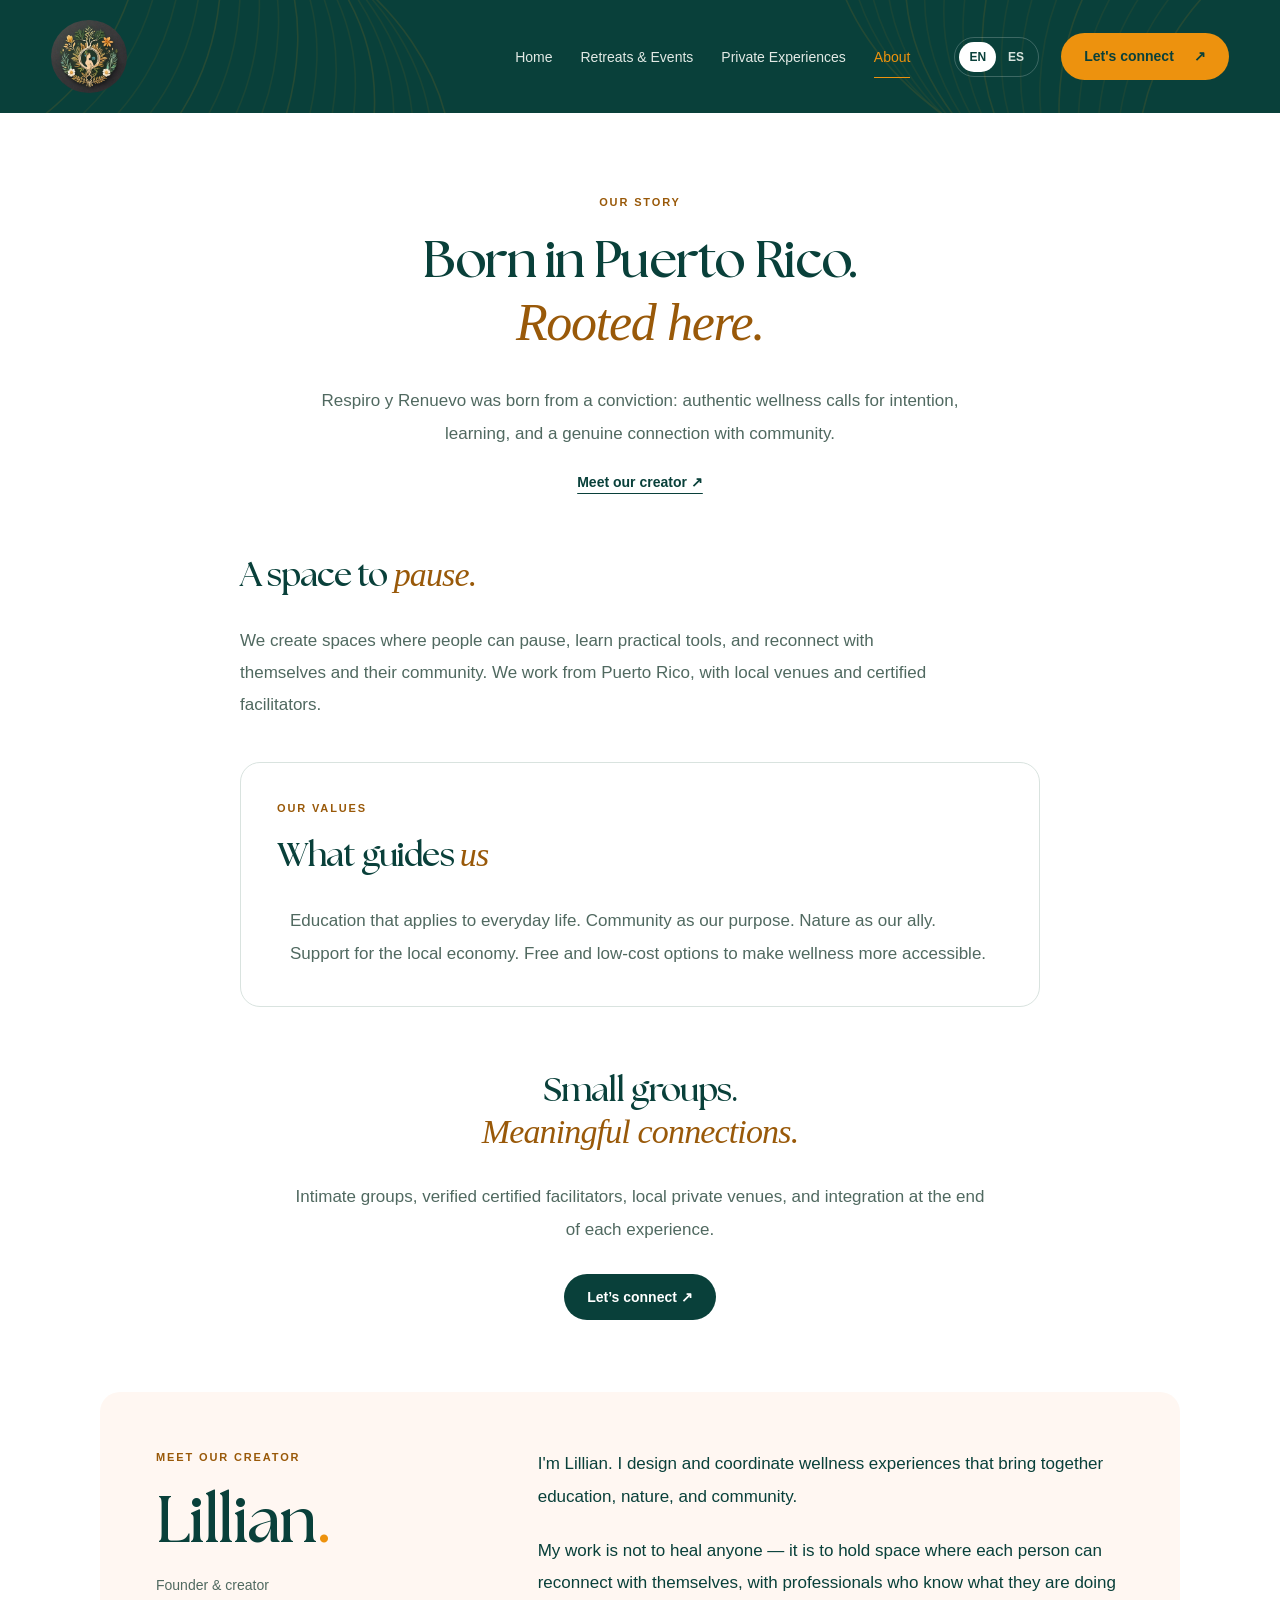
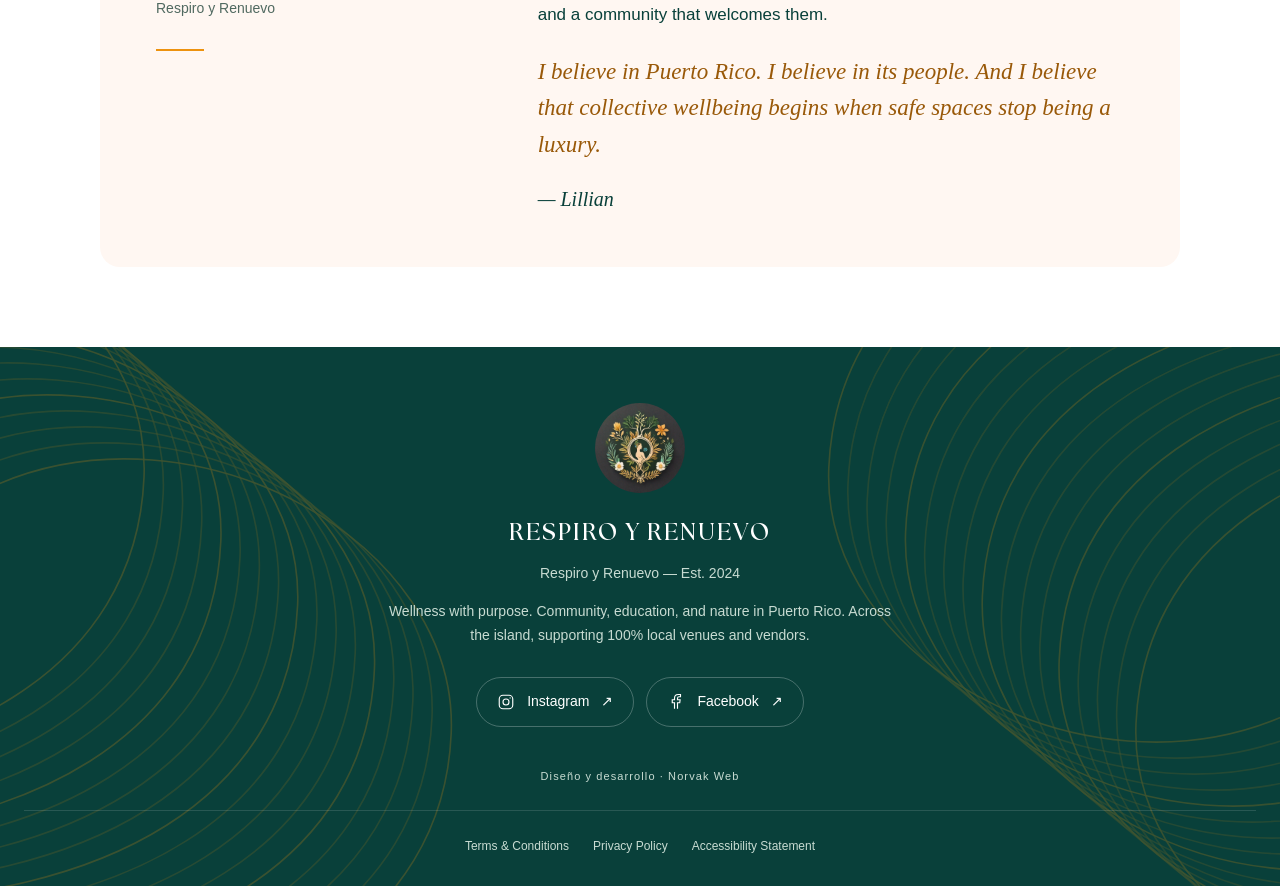
<file: nosotros.html>
<!doctype html>
<html lang="en" prefix="og: https://ogp.me/ns#"><head><meta charset="utf-8"><meta name="viewport" content="width=device-width, initial-scale=1"><meta name="description" content="Our story. Wellness with purpose, community and nature in Puerto Rico."><title>Our story | Respiro y Renuevo</title><link rel="icon" href="assets/logo.jpg"><link rel="stylesheet" href="styles.css?v=6"><script src="script.js?v=4" defer></script>
<!-- Link previews: static tags readable without JavaScript. -->
<link rel="canonical" href="https://chepot87.github.io/Respiro-y-Renuevo/nosotros.html">
<meta property="og:type" content="website">
<meta property="og:site_name" content="Respiro y Renuevo">
<meta property="og:title" content="Nuestra historia | Respiro y Renuevo">
<meta property="og:description" content="Pausa. Aprende. Reconecta. Retiros y experiencias de bienestar en Puerto Rico, con naturaleza, comunidad y propósito.">
<meta property="og:url" content="https://chepot87.github.io/Respiro-y-Renuevo/nosotros.html">
<meta property="og:locale" content="es_PR">
<meta property="og:locale:alternate" content="en_US">
<meta property="og:image" content="https://chepot87.github.io/Respiro-y-Renuevo/assets/logo.jpg">
<meta property="og:image:secure_url" content="https://chepot87.github.io/Respiro-y-Renuevo/assets/logo.jpg">
<meta property="og:image:type" content="image/jpeg">
<meta property="og:image:width" content="960">
<meta property="og:image:height" content="960">
<meta property="og:image:alt" content="Logo de Respiro y Renuevo">
<meta name="twitter:card" content="summary">
<meta name="twitter:title" content="Nuestra historia | Respiro y Renuevo">
<meta name="twitter:description" content="Pausa. Aprende. Reconecta. Retiros y experiencias de bienestar en Puerto Rico, con naturaleza, comunidad y propósito.">
<meta name="twitter:image" content="https://chepot87.github.io/Respiro-y-Renuevo/assets/logo.jpg">
<meta name="twitter:image:alt" content="Logo de Respiro y Renuevo">
</head>
<body data-title-en="Our story" data-title-es="Nuestra historia"><a class="skip-link" href="#main" data-i18n="skip">Skip to main content</a><header class="site-header">
  <a class="logo" href="index.html" aria-label="Respiro y Renuevo"><img src="assets/logo.jpg" alt="Respiro y Renuevo" width="76" height="73"></a>
  <button class="menu-toggle" aria-expanded="false" aria-controls="navigation"><span data-i18n="menu">Menu</span> <span aria-hidden="true">☰</span></button>
  <nav id="navigation" aria-label="Main navigation">
    <a href="index.html" data-page-link="home" data-i18n="home">Home</a><a href="retiros-y-eventos.html" data-page-link="retreats" data-i18n="retreats">Retreats &amp; Events</a><a href="experiencias-privadas.html" data-page-link="private" data-i18n="private">Private Experiences</a><a href="nosotros.html" class="active" aria-current="page" data-page-link="about" data-i18n="about">About</a>
    <div class="header-actions"><div class="language-switch" role="group" aria-label="Language / Idioma"><button type="button" data-language="en" aria-pressed="true">EN</button><button type="button" data-language="es" aria-pressed="false">ES</button></div><a class="button button-gold" href="contacto.html"><span data-i18n="contact">Let's connect</span><span aria-hidden="true">↗</span></a></div>
  </nav>
</header><main id="main"><section class="content page-content"><div data-content-language="en" lang="en"><div class="section-intro"><p class="eyebrow">Our story</p><h1 class="page-title">Born in Puerto Rico.<br><em>Rooted here.</em></h1><p class="description">Respiro y Renuevo was born from a conviction: authentic wellness calls for intention, learning, and a genuine connection with community.</p><a class="text-link" href="#nuestra-creadora">Meet our creator ↗</a></div><div class="story-section story-left"><h3>A space to <em>pause.</em></h3><p class="description">We create spaces where people can pause, learn practical tools, and reconnect with themselves and their community. We work from Puerto Rico, with local venues and certified facilitators.</p></div><div class="values-section"><article class="detail-panel"><p class="eyebrow">Our values</p><h3>What guides <em>us</em></h3><p class="description">Education that applies to everyday life. Community as our purpose. Nature as our ally. Support for the local economy. Free and low-cost options to make wellness more accessible.</p></article></div><div class="story-section"><h3>Small groups.<br><em>Meaningful connections.</em></h3><p class="description">Intimate groups, verified certified facilitators, local private venues, and integration at the end of each experience.</p><a class="button button-green" href="contacto.html">Let’s connect ↗</a></div></div><div data-content-language="es" lang="es" hidden><div class="section-intro"><p class="eyebrow">Nuestra historia</p><h1 class="page-title">Nacimos en Puerto Rico.<br><em>Aquí nos quedamos.</em></h1><p class="description">Respiro y Renuevo nace de una convicción: el bienestar auténtico requiere intención, aprendizaje y una conexión real con la comunidad.</p><a class="text-link" href="#nuestra-creadora">Conoce a nuestra creadora ↗</a></div><div class="story-section story-left"><h3>Un espacio para <em>pausar.</em></h3><p class="description">Creamos espacios donde la gente puede pausar, aprender herramientas reales y reconectar consigo misma y con su comunidad. Trabajamos desde Puerto Rico, con locaciones locales y facilitadores certificados.</p></div><div class="values-section"><article class="detail-panel"><p class="eyebrow">Nuestros valores</p><h3>Lo que nos <em>guía</em></h3><p class="description">Educación aplicable a la vida diaria. Comunidad como propósito. Naturaleza como aliada. Apoyo a la economía local. Opciones gratuitas y de bajo costo para hacer el bienestar más accesible.</p></article></div><div class="story-section"><h3>Grupos pequeños.<br><em>Conexiones significativas.</em></h3><p class="description">Grupos íntimos, facilitadores con certificación verificada, locaciones locales y privadas, y un cierre con integración en cada experiencia.</p><a class="button button-green" href="contacto.html">Conversemos ↗</a></div></div>
<section class="founder-section" id="nuestra-creadora" aria-label="Lillian — creadora de Respiro y Renuevo">
  <div class="founder-heading">
    <p class="eyebrow"><span data-content-language="en" lang="en">Meet our creator</span><span data-content-language="es" lang="es" hidden>Nuestra creadora</span></p>
    <h2>Lillian<span class="founder-name-mark" aria-hidden="true">.</span></h2>
    <p class="founder-role"><span data-content-language="en" lang="en">Founder &amp; creator<br>Respiro y Renuevo</span><span data-content-language="es" lang="es" hidden>Fundadora y creadora<br>Respiro y Renuevo</span></p>
    <div class="founder-rule" aria-hidden="true"></div>
  </div>
  <div class="founder-story">
    <blockquote data-content-language="en" lang="en">
      <p>I'm Lillian. I design and coordinate wellness experiences that bring together education, nature, and community.</p>
      <p>My work is not to heal anyone — it is to hold space where each person can reconnect with themselves, with professionals who know what they are doing and a community that welcomes them.</p>
      <p class="founder-belief">I believe in Puerto Rico. I believe in its people. And I believe that collective wellbeing begins when safe spaces stop being a luxury.</p>
    </blockquote>
    <blockquote data-content-language="es" lang="es" hidden>
      <p>Soy Lillian. Diseño y coordino experiencias de bienestar que combinan educación, naturaleza y comunidad.</p>
      <p>Mi trabajo no es sanar a nadie — es sostener el espacio donde cada persona puede encontrarse consigo misma, con profesionales que saben lo que hacen y con una comunidad que los recibe.</p>
      <p class="founder-belief">Creo en Puerto Rico. Creo en su gente. Y creo que el bienestar colectivo empieza cuando los espacios seguros dejan de ser lujo.</p>
    </blockquote>
    <p class="founder-signature">— Lillian</p>
  </div>
</section></section></main><footer><div class="footer-brand"><img src="assets/logo.jpg" width="90" height="90" alt="Respiro y Renuevo"><h2>RESPIRO Y RENUEVO</h2><p>Respiro y Renuevo — Est. 2024</p><p data-i18n="footer">Wellness with purpose. Community, education, and nature in Puerto Rico. Across the island, supporting 100% local venues and vendors.</p></div><div class="footer-social" aria-label="Social media"><a href="https://www.instagram.com/respiroyrenuevo"><svg viewBox="0 0 24 24" fill="none" stroke="currentColor" stroke-width="1.5" aria-hidden="true"><rect x="3" y="3" width="18" height="18" rx="5"/><circle cx="12" cy="12" r="4"/><circle cx="17.5" cy="6.5" r=".8" fill="currentColor" stroke="none"/></svg>Instagram <span aria-hidden="true">↗</span></a><a href="https://www.facebook.com/respiroyrenuevo"><svg viewBox="0 0 24 24" fill="none" stroke="currentColor" stroke-width="1.5" aria-hidden="true"><path d="M14 21v-8h3l.5-4H14V7c0-1.2.5-2 2-2h2V2h-3c-3 0-5 2-5 5v2H7v4h3v8"/></svg>Facebook <span aria-hidden="true">↗</span></a></div><p class="site-credit">Diseño y desarrollo · Norvak Web</p><div class="legal-links"><a href="terminos.html" data-i18n="terms">Terms &amp; Conditions</a><a href="privacidad.html" data-i18n="privacy">Privacy Policy</a><a href="accesibilidad.html" data-i18n="accessibility">Accessibility Statement</a></div></footer></body></html>
</file>
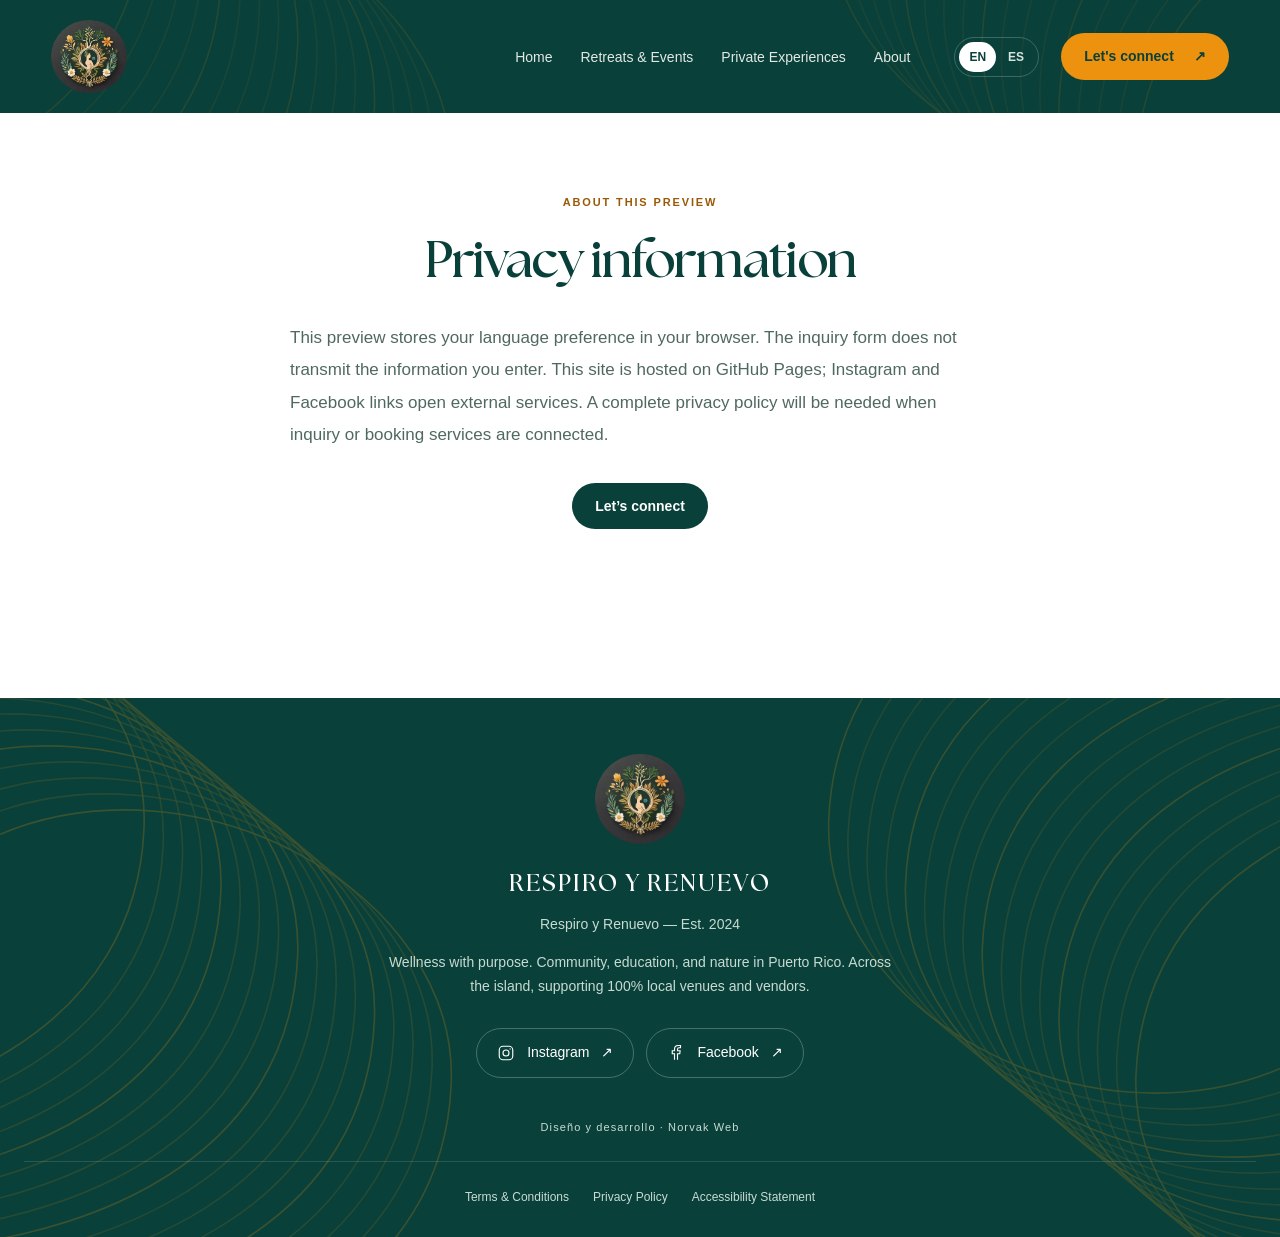
<file: privacidad.html>
<!doctype html>
<html lang="en" prefix="og: https://ogp.me/ns#"><head><meta charset="utf-8"><meta name="viewport" content="width=device-width, initial-scale=1"><meta name="description" content="Privacy information. Wellness with purpose, community and nature in Puerto Rico."><title>Privacy information | Respiro y Renuevo</title><link rel="icon" href="assets/logo.jpg"><link rel="stylesheet" href="styles.css?v=6"><script src="script.js?v=4" defer></script>
<!-- Link previews: static tags readable without JavaScript. -->
<link rel="canonical" href="https://chepot87.github.io/Respiro-y-Renuevo/privacidad.html">
<meta property="og:type" content="website">
<meta property="og:site_name" content="Respiro y Renuevo">
<meta property="og:title" content="Información de privacidad | Respiro y Renuevo">
<meta property="og:description" content="Pausa. Aprende. Reconecta. Retiros y experiencias de bienestar en Puerto Rico, con naturaleza, comunidad y propósito.">
<meta property="og:url" content="https://chepot87.github.io/Respiro-y-Renuevo/privacidad.html">
<meta property="og:locale" content="es_PR">
<meta property="og:locale:alternate" content="en_US">
<meta property="og:image" content="https://chepot87.github.io/Respiro-y-Renuevo/assets/logo.jpg">
<meta property="og:image:secure_url" content="https://chepot87.github.io/Respiro-y-Renuevo/assets/logo.jpg">
<meta property="og:image:type" content="image/jpeg">
<meta property="og:image:width" content="960">
<meta property="og:image:height" content="960">
<meta property="og:image:alt" content="Logo de Respiro y Renuevo">
<meta name="twitter:card" content="summary">
<meta name="twitter:title" content="Información de privacidad | Respiro y Renuevo">
<meta name="twitter:description" content="Pausa. Aprende. Reconecta. Retiros y experiencias de bienestar en Puerto Rico, con naturaleza, comunidad y propósito.">
<meta name="twitter:image" content="https://chepot87.github.io/Respiro-y-Renuevo/assets/logo.jpg">
<meta name="twitter:image:alt" content="Logo de Respiro y Renuevo">
</head>
<body data-title-en="Privacy information" data-title-es="Información de privacidad"><a class="skip-link" href="#main" data-i18n="skip">Skip to main content</a><header class="site-header">
  <a class="logo" href="index.html" aria-label="Respiro y Renuevo"><img src="assets/logo.jpg" alt="Respiro y Renuevo" width="76" height="73"></a>
  <button class="menu-toggle" aria-expanded="false" aria-controls="navigation"><span data-i18n="menu">Menu</span> <span aria-hidden="true">☰</span></button>
  <nav id="navigation" aria-label="Main navigation">
    <a href="index.html" data-page-link="home" data-i18n="home">Home</a><a href="retiros-y-eventos.html" data-page-link="retreats" data-i18n="retreats">Retreats &amp; Events</a><a href="experiencias-privadas.html" data-page-link="private" data-i18n="private">Private Experiences</a><a href="nosotros.html" data-page-link="about" data-i18n="about">About</a>
    <div class="header-actions"><div class="language-switch" role="group" aria-label="Language / Idioma"><button type="button" data-language="en" aria-pressed="true">EN</button><button type="button" data-language="es" aria-pressed="false">ES</button></div><a class="button button-gold" href="contacto.html"><span data-i18n="contact">Let's connect</span><span aria-hidden="true">↗</span></a></div>
  </nav>
</header><main id="main"><section class="content page-content info-content"><div data-content-language="en" lang="en"><div class="section-intro"><p class="eyebrow">About this preview</p><h1 class="page-title">Privacy information</h1><p class="description">This preview stores your language preference in your browser. The inquiry form does not transmit the information you enter. This site is hosted on GitHub Pages; Instagram and Facebook links open external services. A complete privacy policy will be needed when inquiry or booking services are connected.</p></div></div><div data-content-language="es" lang="es" hidden><div class="section-intro"><p class="eyebrow">Sobre esta vista previa</p><h1 class="page-title">Información de privacidad</h1><p class="description">Esta vista previa guarda tu preferencia de idioma en tu navegador. El formulario no transmite la información que escribes. La web se aloja en GitHub Pages; los enlaces de Instagram y Facebook abren servicios externos. Se necesitará una política de privacidad completa cuando se conecten las consultas o reservas.</p></div></div><a class="button button-green" href="contacto.html" data-i18n="contact">Let’s connect</a></section></main><footer><div class="footer-brand"><img src="assets/logo.jpg" width="90" height="90" alt="Respiro y Renuevo"><h2>RESPIRO Y RENUEVO</h2><p>Respiro y Renuevo — Est. 2024</p><p data-i18n="footer">Wellness with purpose. Community, education, and nature in Puerto Rico. Across the island, supporting 100% local venues and vendors.</p></div><div class="footer-social" aria-label="Social media"><a href="https://www.instagram.com/respiroyrenuevo"><svg viewBox="0 0 24 24" fill="none" stroke="currentColor" stroke-width="1.5" aria-hidden="true"><rect x="3" y="3" width="18" height="18" rx="5"/><circle cx="12" cy="12" r="4"/><circle cx="17.5" cy="6.5" r=".8" fill="currentColor" stroke="none"/></svg>Instagram <span aria-hidden="true">↗</span></a><a href="https://www.facebook.com/respiroyrenuevo"><svg viewBox="0 0 24 24" fill="none" stroke="currentColor" stroke-width="1.5" aria-hidden="true"><path d="M14 21v-8h3l.5-4H14V7c0-1.2.5-2 2-2h2V2h-3c-3 0-5 2-5 5v2H7v4h3v8"/></svg>Facebook <span aria-hidden="true">↗</span></a></div><p class="site-credit">Diseño y desarrollo · Norvak Web</p><div class="legal-links"><a href="terminos.html" data-i18n="terms">Terms &amp; Conditions</a><a href="privacidad.html" data-i18n="privacy">Privacy Policy</a><a href="accesibilidad.html" data-i18n="accessibility">Accessibility Statement</a></div></footer></body></html>
</file>
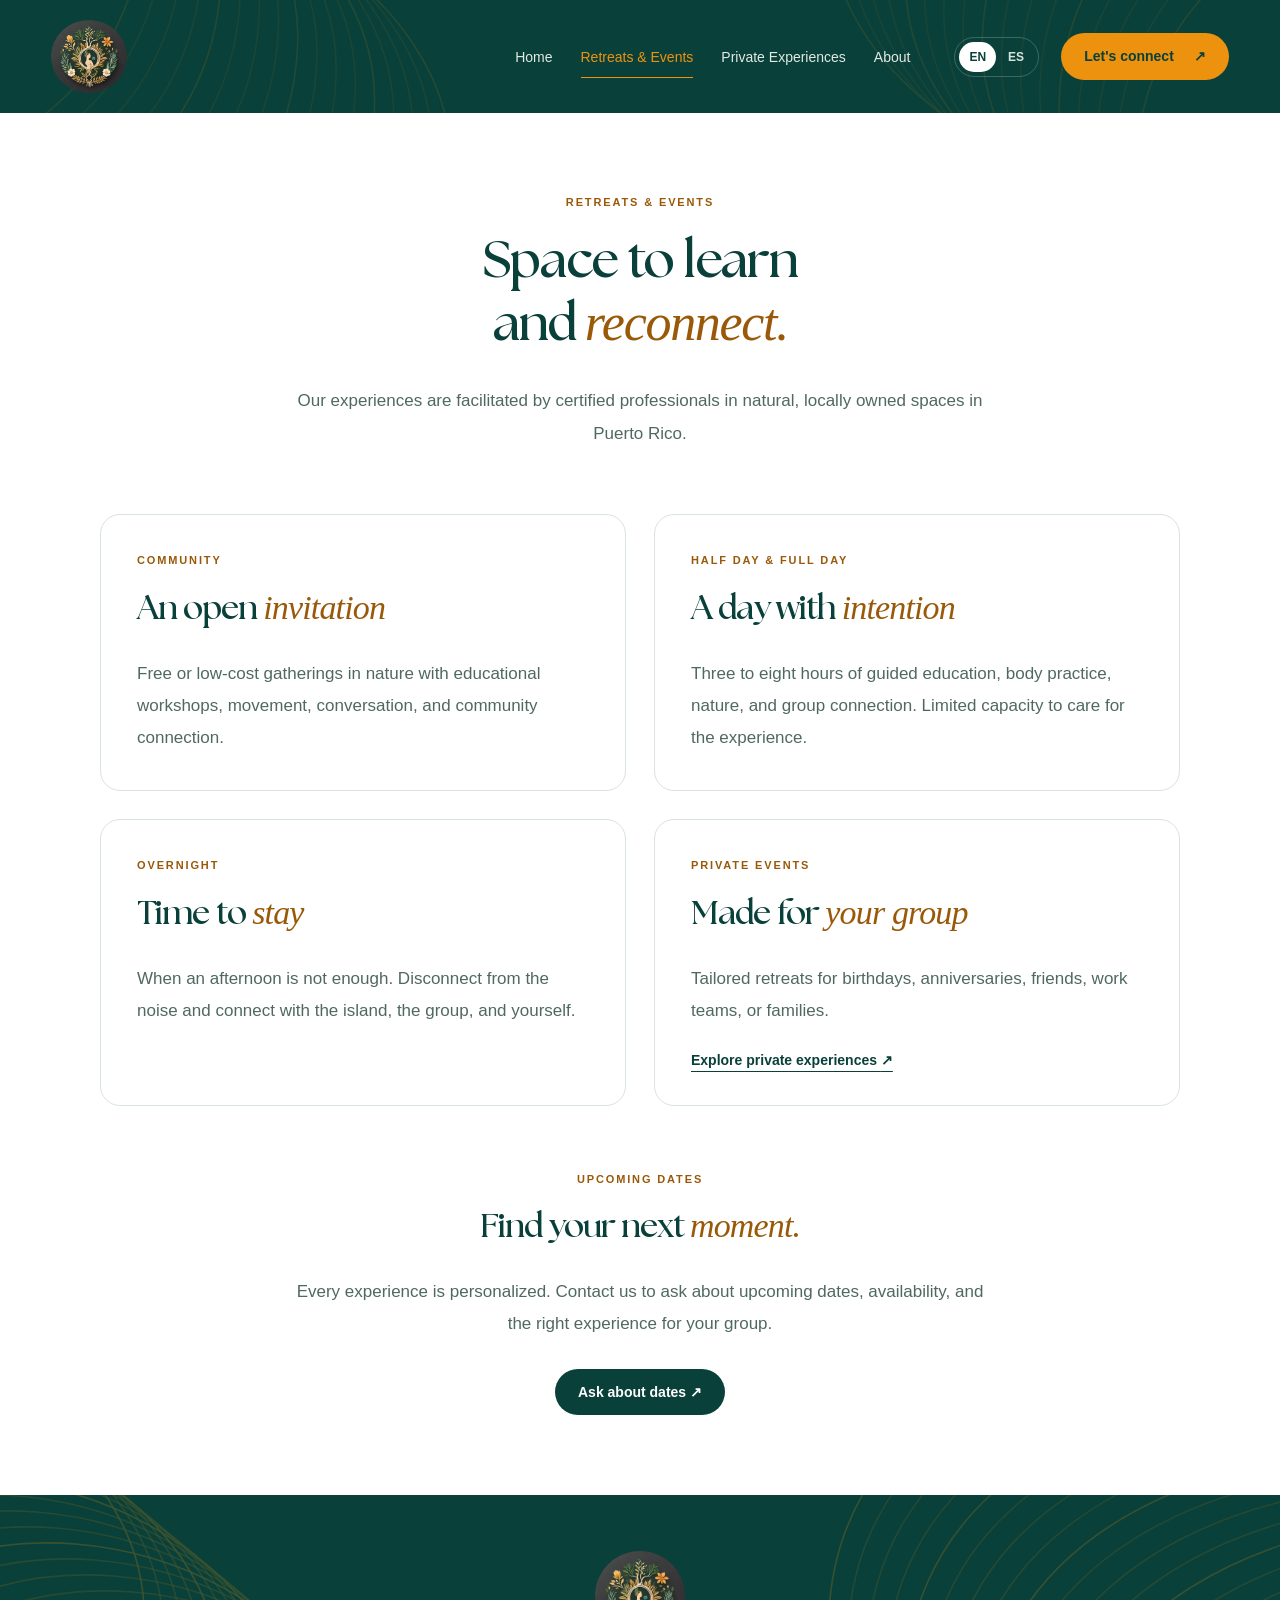
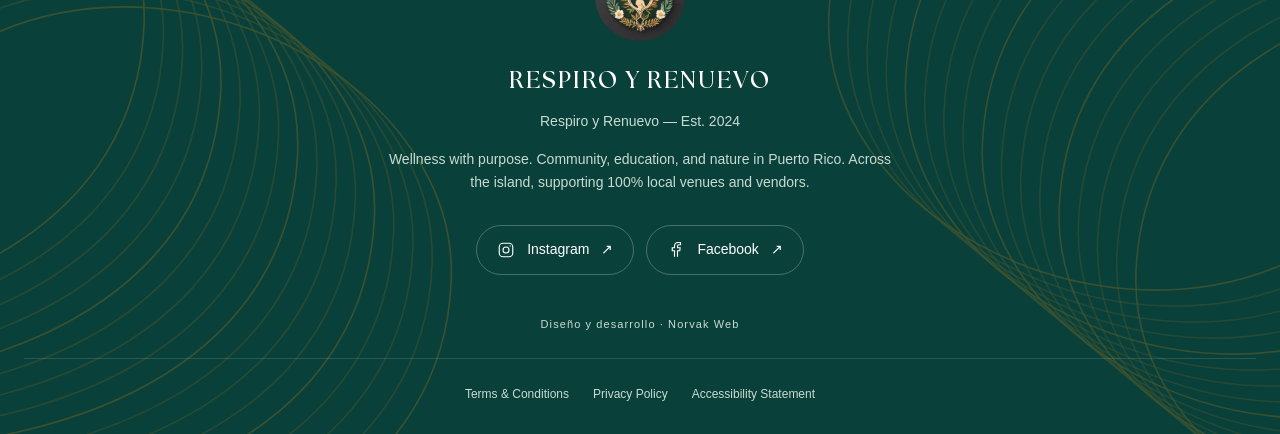
<file: retiros-y-eventos.html>
<!doctype html>
<html lang="en" prefix="og: https://ogp.me/ns#"><head><meta charset="utf-8"><meta name="viewport" content="width=device-width, initial-scale=1"><meta name="description" content="Retreats & Events. Wellness with purpose, community and nature in Puerto Rico."><title>Retreats & Events | Respiro y Renuevo</title><link rel="icon" href="assets/logo.jpg"><link rel="stylesheet" href="styles.css?v=6"><script src="script.js?v=4" defer></script>
<!-- Link previews: static tags readable without JavaScript. -->
<link rel="canonical" href="https://chepot87.github.io/Respiro-y-Renuevo/retiros-y-eventos.html">
<meta property="og:type" content="website">
<meta property="og:site_name" content="Respiro y Renuevo">
<meta property="og:title" content="Retiros y eventos | Respiro y Renuevo">
<meta property="og:description" content="Pausa. Aprende. Reconecta. Retiros y experiencias de bienestar en Puerto Rico, con naturaleza, comunidad y propósito.">
<meta property="og:url" content="https://chepot87.github.io/Respiro-y-Renuevo/retiros-y-eventos.html">
<meta property="og:locale" content="es_PR">
<meta property="og:locale:alternate" content="en_US">
<meta property="og:image" content="https://chepot87.github.io/Respiro-y-Renuevo/assets/logo.jpg">
<meta property="og:image:secure_url" content="https://chepot87.github.io/Respiro-y-Renuevo/assets/logo.jpg">
<meta property="og:image:type" content="image/jpeg">
<meta property="og:image:width" content="960">
<meta property="og:image:height" content="960">
<meta property="og:image:alt" content="Logo de Respiro y Renuevo">
<meta name="twitter:card" content="summary">
<meta name="twitter:title" content="Retiros y eventos | Respiro y Renuevo">
<meta name="twitter:description" content="Pausa. Aprende. Reconecta. Retiros y experiencias de bienestar en Puerto Rico, con naturaleza, comunidad y propósito.">
<meta name="twitter:image" content="https://chepot87.github.io/Respiro-y-Renuevo/assets/logo.jpg">
<meta name="twitter:image:alt" content="Logo de Respiro y Renuevo">
</head>
<body data-title-en="Retreats & Events" data-title-es="Retiros y eventos"><a class="skip-link" href="#main" data-i18n="skip">Skip to main content</a><header class="site-header">
  <a class="logo" href="index.html" aria-label="Respiro y Renuevo"><img src="assets/logo.jpg" alt="Respiro y Renuevo" width="76" height="73"></a>
  <button class="menu-toggle" aria-expanded="false" aria-controls="navigation"><span data-i18n="menu">Menu</span> <span aria-hidden="true">☰</span></button>
  <nav id="navigation" aria-label="Main navigation">
    <a href="index.html" data-page-link="home" data-i18n="home">Home</a><a href="retiros-y-eventos.html" class="active" aria-current="page" data-page-link="retreats" data-i18n="retreats">Retreats &amp; Events</a><a href="experiencias-privadas.html" data-page-link="private" data-i18n="private">Private Experiences</a><a href="nosotros.html" data-page-link="about" data-i18n="about">About</a>
    <div class="header-actions"><div class="language-switch" role="group" aria-label="Language / Idioma"><button type="button" data-language="en" aria-pressed="true">EN</button><button type="button" data-language="es" aria-pressed="false">ES</button></div><a class="button button-gold" href="contacto.html"><span data-i18n="contact">Let's connect</span><span aria-hidden="true">↗</span></a></div>
  </nav>
</header><main id="main"><section class="content page-content"><div data-content-language="en" lang="en"><div class="section-intro"><p class="eyebrow">Retreats & events</p><h1 class="page-title">Space to learn<br>and <em>reconnect.</em></h1><p class="description">Our experiences are facilitated by certified professionals in natural, locally owned spaces in Puerto Rico.</p></div><div class="offering-grid"><article class="detail-panel"><p class="eyebrow">Community</p><h3>An open <em>invitation</em></h3><p class="description">Free or low-cost gatherings in nature with educational workshops, movement, conversation, and community connection.</p></article><article class="detail-panel"><p class="eyebrow">Half day & full day</p><h3>A day with <em>intention</em></h3><p class="description">Three to eight hours of guided education, body practice, nature, and group connection. Limited capacity to care for the experience.</p></article><article class="detail-panel"><p class="eyebrow">Overnight</p><h3>Time to <em>stay</em></h3><p class="description">When an afternoon is not enough. Disconnect from the noise and connect with the island, the group, and yourself.</p></article><article class="detail-panel"><p class="eyebrow">Private events</p><h3>Made for <em>your group</em></h3><p class="description">Tailored retreats for birthdays, anniversaries, friends, work teams, or families.</p><a class="text-link" href="experiencias-privadas.html">Explore private experiences <span aria-hidden="true">↗</span></a></article></div><div class="story-section"><p class="eyebrow">Upcoming dates</p><h3>Find your next <em>moment.</em></h3><p class="description">Every experience is personalized. Contact us to ask about upcoming dates, availability, and the right experience for your group.</p><a class="button button-green" href="contacto.html">Ask about dates ↗</a></div></div><div data-content-language="es" lang="es" hidden><div class="section-intro"><p class="eyebrow">Retiros y eventos</p><h1 class="page-title">Espacios para aprender<br>y <em>reconectar.</em></h1><p class="description">Nuestras experiencias son facilitadas por profesionales certificados en espacios naturales y locales de Puerto Rico.</p></div><div class="offering-grid"><article class="detail-panel"><p class="eyebrow">Comunidad</p><h3>Una invitación <em>abierta</em></h3><p class="description">Encuentros gratuitos o de bajo costo en la naturaleza. Talleres educativos, movimiento, conversación y conexión comunitaria.</p></article><article class="detail-panel"><p class="eyebrow">Medio día y día completo</p><h3>Un día con <em>intención</em></h3><p class="description">De tres a ocho horas de educación, práctica corporal, naturaleza y espacio grupal. Capacidad limitada para cuidar la experiencia.</p></article><article class="detail-panel"><p class="eyebrow">Con estadía</p><h3>Tiempo para <em>quedarte</em></h3><p class="description">Cuando una tarde no es suficiente. Desconecta del ruido y conecta con la isla, con el grupo y contigo.</p></article><article class="detail-panel"><p class="eyebrow">Eventos privados</p><h3>A medida de <em>tu grupo</em></h3><p class="description">Retiros personalizados para cumpleaños, aniversarios, amigas, equipos de trabajo o familias.</p><a class="text-link" href="experiencias-privadas.html">Explorar experiencias privadas <span aria-hidden="true">↗</span></a></article></div><div class="story-section"><p class="eyebrow">Próximas fechas</p><h3>Encuentra tu próximo <em>momento.</em></h3><p class="description">Cada experiencia es personalizada. Escríbenos para consultar próximas fechas, disponibilidad y la experiencia ideal para tu grupo.</p><a class="button button-green" href="contacto.html">Consultar fechas ↗</a></div></div></section></main><footer><div class="footer-brand"><img src="assets/logo.jpg" width="90" height="90" alt="Respiro y Renuevo"><h2>RESPIRO Y RENUEVO</h2><p>Respiro y Renuevo — Est. 2024</p><p data-i18n="footer">Wellness with purpose. Community, education, and nature in Puerto Rico. Across the island, supporting 100% local venues and vendors.</p></div><div class="footer-social" aria-label="Social media"><a href="https://www.instagram.com/respiroyrenuevo"><svg viewBox="0 0 24 24" fill="none" stroke="currentColor" stroke-width="1.5" aria-hidden="true"><rect x="3" y="3" width="18" height="18" rx="5"/><circle cx="12" cy="12" r="4"/><circle cx="17.5" cy="6.5" r=".8" fill="currentColor" stroke="none"/></svg>Instagram <span aria-hidden="true">↗</span></a><a href="https://www.facebook.com/respiroyrenuevo"><svg viewBox="0 0 24 24" fill="none" stroke="currentColor" stroke-width="1.5" aria-hidden="true"><path d="M14 21v-8h3l.5-4H14V7c0-1.2.5-2 2-2h2V2h-3c-3 0-5 2-5 5v2H7v4h3v8"/></svg>Facebook <span aria-hidden="true">↗</span></a></div><p class="site-credit">Diseño y desarrollo · Norvak Web</p><div class="legal-links"><a href="terminos.html" data-i18n="terms">Terms &amp; Conditions</a><a href="privacidad.html" data-i18n="privacy">Privacy Policy</a><a href="accesibilidad.html" data-i18n="accessibility">Accessibility Statement</a></div></footer></body></html>
</file>
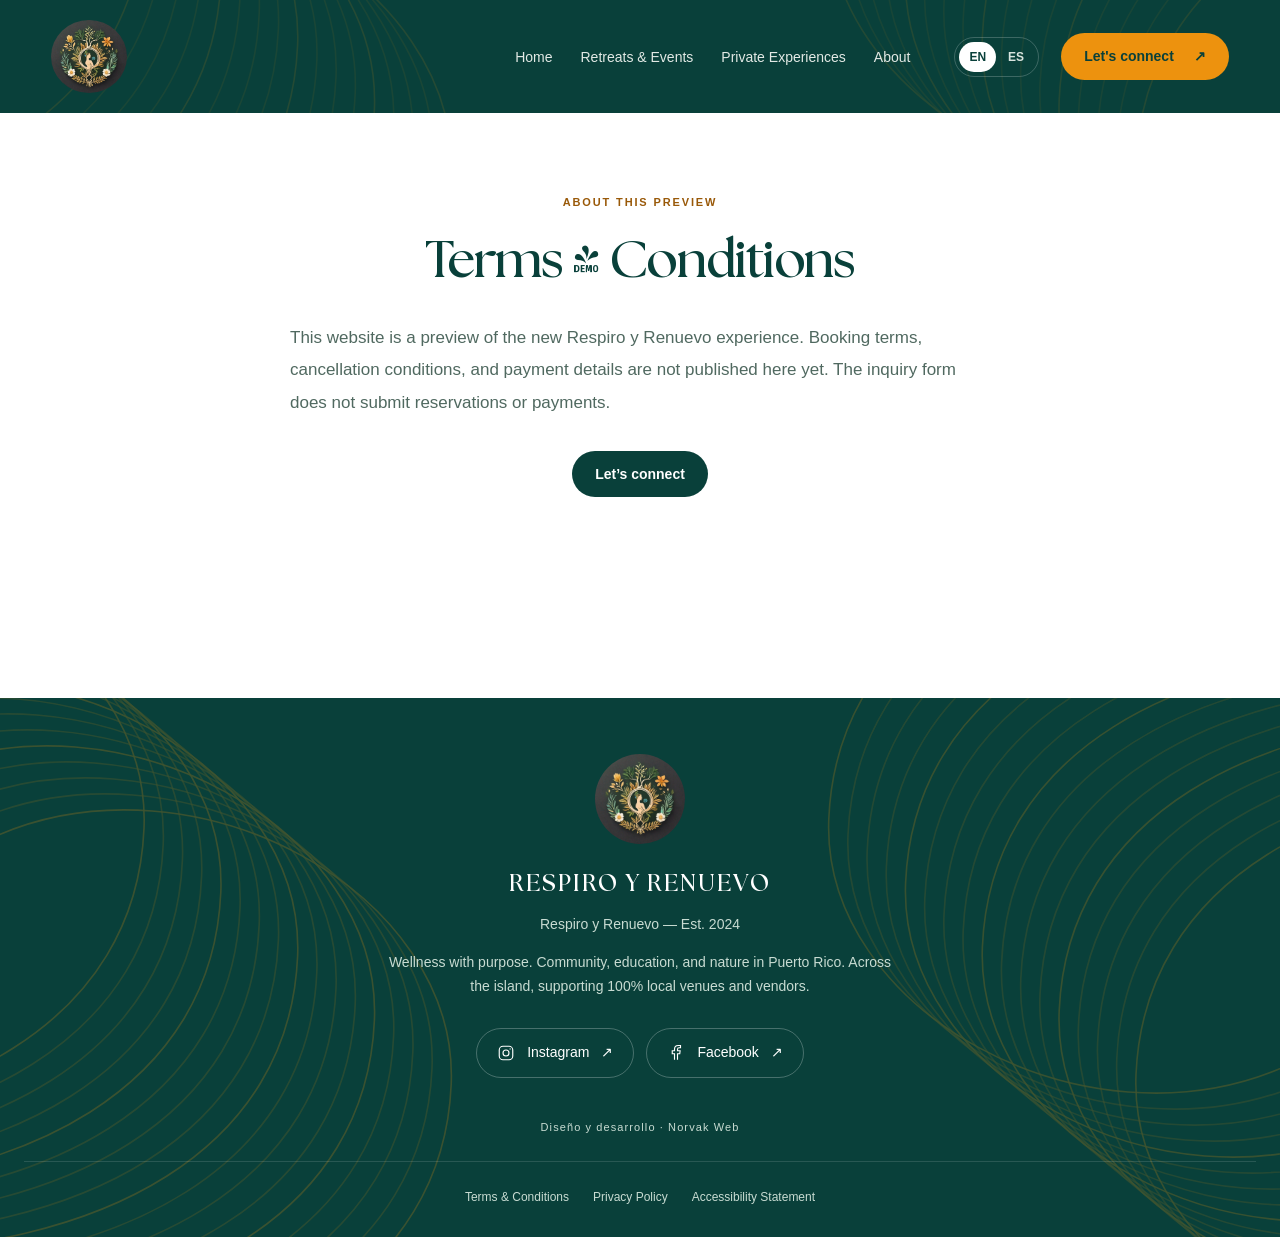
<file: terminos.html>
<!doctype html>
<html lang="en" prefix="og: https://ogp.me/ns#"><head><meta charset="utf-8"><meta name="viewport" content="width=device-width, initial-scale=1"><meta name="description" content="Terms & Conditions. Wellness with purpose, community and nature in Puerto Rico."><title>Terms & Conditions | Respiro y Renuevo</title><link rel="icon" href="assets/logo.jpg"><link rel="stylesheet" href="styles.css?v=6"><script src="script.js?v=4" defer></script>
<!-- Link previews: static tags readable without JavaScript. -->
<link rel="canonical" href="https://chepot87.github.io/Respiro-y-Renuevo/terminos.html">
<meta property="og:type" content="website">
<meta property="og:site_name" content="Respiro y Renuevo">
<meta property="og:title" content="Términos y condiciones | Respiro y Renuevo">
<meta property="og:description" content="Pausa. Aprende. Reconecta. Retiros y experiencias de bienestar en Puerto Rico, con naturaleza, comunidad y propósito.">
<meta property="og:url" content="https://chepot87.github.io/Respiro-y-Renuevo/terminos.html">
<meta property="og:locale" content="es_PR">
<meta property="og:locale:alternate" content="en_US">
<meta property="og:image" content="https://chepot87.github.io/Respiro-y-Renuevo/assets/logo.jpg">
<meta property="og:image:secure_url" content="https://chepot87.github.io/Respiro-y-Renuevo/assets/logo.jpg">
<meta property="og:image:type" content="image/jpeg">
<meta property="og:image:width" content="960">
<meta property="og:image:height" content="960">
<meta property="og:image:alt" content="Logo de Respiro y Renuevo">
<meta name="twitter:card" content="summary">
<meta name="twitter:title" content="Términos y condiciones | Respiro y Renuevo">
<meta name="twitter:description" content="Pausa. Aprende. Reconecta. Retiros y experiencias de bienestar en Puerto Rico, con naturaleza, comunidad y propósito.">
<meta name="twitter:image" content="https://chepot87.github.io/Respiro-y-Renuevo/assets/logo.jpg">
<meta name="twitter:image:alt" content="Logo de Respiro y Renuevo">
</head>
<body data-title-en="Terms & Conditions" data-title-es="Términos y condiciones"><a class="skip-link" href="#main" data-i18n="skip">Skip to main content</a><header class="site-header">
  <a class="logo" href="index.html" aria-label="Respiro y Renuevo"><img src="assets/logo.jpg" alt="Respiro y Renuevo" width="76" height="73"></a>
  <button class="menu-toggle" aria-expanded="false" aria-controls="navigation"><span data-i18n="menu">Menu</span> <span aria-hidden="true">☰</span></button>
  <nav id="navigation" aria-label="Main navigation">
    <a href="index.html" data-page-link="home" data-i18n="home">Home</a><a href="retiros-y-eventos.html" data-page-link="retreats" data-i18n="retreats">Retreats &amp; Events</a><a href="experiencias-privadas.html" data-page-link="private" data-i18n="private">Private Experiences</a><a href="nosotros.html" data-page-link="about" data-i18n="about">About</a>
    <div class="header-actions"><div class="language-switch" role="group" aria-label="Language / Idioma"><button type="button" data-language="en" aria-pressed="true">EN</button><button type="button" data-language="es" aria-pressed="false">ES</button></div><a class="button button-gold" href="contacto.html"><span data-i18n="contact">Let's connect</span><span aria-hidden="true">↗</span></a></div>
  </nav>
</header><main id="main"><section class="content page-content info-content"><div data-content-language="en" lang="en"><div class="section-intro"><p class="eyebrow">About this preview</p><h1 class="page-title">Terms & Conditions</h1><p class="description">This website is a preview of the new Respiro y Renuevo experience. Booking terms, cancellation conditions, and payment details are not published here yet. The inquiry form does not submit reservations or payments.</p></div></div><div data-content-language="es" lang="es" hidden><div class="section-intro"><p class="eyebrow">Sobre esta vista previa</p><h1 class="page-title">Términos y condiciones</h1><p class="description">Esta web es una vista previa de la nueva experiencia de Respiro y Renuevo. Las condiciones de reserva, cancelación y pago todavía no están publicadas aquí. El formulario no envía reservas ni pagos.</p></div></div><a class="button button-green" href="contacto.html" data-i18n="contact">Let’s connect</a></section></main><footer><div class="footer-brand"><img src="assets/logo.jpg" width="90" height="90" alt="Respiro y Renuevo"><h2>RESPIRO Y RENUEVO</h2><p>Respiro y Renuevo — Est. 2024</p><p data-i18n="footer">Wellness with purpose. Community, education, and nature in Puerto Rico. Across the island, supporting 100% local venues and vendors.</p></div><div class="footer-social" aria-label="Social media"><a href="https://www.instagram.com/respiroyrenuevo"><svg viewBox="0 0 24 24" fill="none" stroke="currentColor" stroke-width="1.5" aria-hidden="true"><rect x="3" y="3" width="18" height="18" rx="5"/><circle cx="12" cy="12" r="4"/><circle cx="17.5" cy="6.5" r=".8" fill="currentColor" stroke="none"/></svg>Instagram <span aria-hidden="true">↗</span></a><a href="https://www.facebook.com/respiroyrenuevo"><svg viewBox="0 0 24 24" fill="none" stroke="currentColor" stroke-width="1.5" aria-hidden="true"><path d="M14 21v-8h3l.5-4H14V7c0-1.2.5-2 2-2h2V2h-3c-3 0-5 2-5 5v2H7v4h3v8"/></svg>Facebook <span aria-hidden="true">↗</span></a></div><p class="site-credit">Diseño y desarrollo · Norvak Web</p><div class="legal-links"><a href="terminos.html" data-i18n="terms">Terms &amp; Conditions</a><a href="privacidad.html" data-i18n="privacy">Privacy Policy</a><a href="accesibilidad.html" data-i18n="accessibility">Accessibility Statement</a></div></footer></body></html>
</file>
<file: styles.css>
@font-face{font-family:Seasons;src:url('assets/seasons.woff2') format('woff2');font-display:swap}
@font-face{font-family:Breathing;src:url('assets/breathing.woff2') format('woff2');font-display:swap}
:root{--green:#09403a;--gold:#ed920e;--accent:#995909;--white:#fff;--cream:#fff7f2;--muted:#506960;--line:#d9e3df}
*{box-sizing:border-box}[hidden]{display:none!important}html{scroll-behavior:smooth;scroll-padding-top:32px}body{margin:0;color:var(--green);background:white;font-family:Arial,sans-serif;-webkit-font-smoothing:antialiased}a{color:inherit}button,input,textarea{font:inherit}.skip-link{position:absolute;left:10px;top:-60px;z-index:10;background:white;padding:12px}.skip-link:focus{top:10px}
.site-header{background:var(--green);color:white;display:flex;align-items:center;justify-content:space-between;padding:20px max(4%,calc((100vw - 1240px)/2));gap:32px}.logo{flex-shrink:0}.logo img{display:block;object-fit:cover;border-radius:50%}.site-header nav{display:flex;align-items:center;gap:28px}.site-header nav>a{padding:12px 0;text-decoration:none;font-size:14px;white-space:nowrap;color:#e2e9e5}.site-header nav>a:hover,.site-header nav .active{color:var(--gold)}.site-header nav .active{box-shadow:0 1px var(--gold)}.header-actions{display:flex;gap:22px;align-items:center;margin-left:16px}.language-switch{display:flex;border:1px solid #ffffff35;padding:4px;border-radius:30px;gap:2px}.language-switch button{border:0;border-radius:24px;padding:8px 10px;background:transparent;color:#d8e4df;font-size:12px;font-weight:700;cursor:pointer}.language-switch button[aria-pressed=true]{background:#fff;color:var(--green)}.button{display:inline-flex;gap:20px;justify-content:center;align-items:center;padding:14px 23px;border-radius:30px;text-decoration:none;font-size:14px;font-weight:600;line-height:1.3;border:0;cursor:pointer}.button-gold{background:var(--gold);color:var(--green)}.button-green{background:var(--green);color:white}.button:hover{filter:brightness(.93)}.menu-toggle{display:none}
.hero{height:390px;background:linear-gradient(#0002,#0002),url('assets/forest.jpg') center center/cover;color:white;padding:24px max(8%,calc((100vw - 920px)/2));overflow:hidden}.hero h1{position:relative;font-weight:400;margin:0;height:242px;width:760px;max-width:100%}.respiro{font-family:Seasons,Georgia,serif;font-size:96px;color:var(--gold)}.and{position:absolute;top:64px;left:345px;font:italic 27px Georgia,serif;color:#ccc6c2}.renuevo{position:absolute;top:90px;left:315px;font-family:Breathing,cursive;font-size:98px;line-height:1.1}.tagline{text-align:center;white-space:nowrap;font:700 32px Georgia,serif}.tagline p{margin:8px 0}
.content{max-width:1160px;margin:auto;padding:80px 40px}.section-intro{max-width:830px;margin:0 auto 64px;text-align:center}.eyebrow{color:var(--accent);text-transform:uppercase;letter-spacing:.17em;font-size:11px;line-height:1.7;font-weight:700;margin:0 0 18px}h2,h3{font-family:Seasons,Georgia,serif;font-weight:700;letter-spacing:-.025em}h2{font-size:52px;line-height:1.2;margin:0 0 30px}h2 em,h3 em{color:var(--accent);font-family:Georgia,serif;font-weight:400;letter-spacing:-.025em}.intro-statement{font-size:21px;line-height:1.6;margin:0 0 22px}.intro-statement strong{color:var(--accent)}.lead{font:24px/1.6 Georgia,serif;margin:0 0 24px}.lead em{color:var(--accent)}.description{max-width:700px;margin:auto;color:var(--muted);font-size:17px;line-height:1.9}.description strong{color:var(--green);font-weight:600}
.details-grid{display:grid;grid-template-columns:1fr 1fr;gap:28px}.detail-panel{border:1px solid var(--line);border-radius:20px;padding:36px;background:#fff}.experiences-panel{background:var(--cream);border-color:#f2e5d8}h3{font-size:34px;line-height:1.2;margin:0 0 28px}.panel-description{font-size:14px;color:var(--muted);margin:-12px 0 24px}.feature-list,.experience-list{list-style:none;margin:0;padding:0}.feature-list li,.experience-list li{position:relative;padding:18px 0;border-top:1px solid var(--line)}.feature-list li{padding-left:26px}.feature-list li::before{content:'✓';position:absolute;left:0;top:19px;color:var(--accent);font-size:14px}.feature-list strong,.experience-list strong{display:block;font-size:17px;line-height:1.5;font-weight:600;margin-bottom:4px}.feature-list span,.experience-list span{display:block;font-size:15px;line-height:1.65;color:var(--muted)}.experiences-panel li{border-color:#e8dcd0}.groups-section{text-align:center;margin:64px 0 36px}.groups-section h3{font-size:38px}.group-tags{display:flex;justify-content:center;gap:10px;flex-wrap:wrap}.group-tags span{border:1px solid var(--line);border-radius:30px;padding:12px 18px;font-size:14px;background:#f6f9f7}.trust-note{font-size:13px;color:var(--muted);line-height:1.8;text-align:center;max-width:720px;margin:30px auto}.section-cta{display:flex;align-items:center;justify-content:space-between;gap:24px;border-top:1px solid var(--line);padding-top:32px;margin-top:40px}.section-cta p{font:italic 23px/1.5 Georgia,serif;margin:0;max-width:600px}.section-cta .button{flex-shrink:0}
.contact{background:var(--cream);max-width:none;padding:72px max(40px,calc((100vw - 1080px)/2));display:grid;grid-template-columns:1fr 1fr;gap:70px}.contact h2{font-size:46px}.contact-intro>p:last-child{font-size:17px;line-height:1.8;color:var(--muted);max-width:340px}form{display:grid;gap:20px}label{display:grid;gap:8px;font-size:14px;line-height:1.5}input,textarea{width:100%;padding:13px;border:1px solid #bfd0c7;background:#fff;border-radius:8px;color:var(--green)}textarea{resize:vertical}button[type=submit]{justify-self:start}.form-status{font-size:12px;line-height:1.6;color:var(--muted);margin:0}
footer{background:var(--green);color:white;text-align:center;padding:56px 24px 30px;line-height:1.7}.footer-brand{max-width:520px;margin:auto}footer img{border-radius:50%;object-fit:cover}footer h2{font-size:24px;letter-spacing:.08em;margin:18px 0 10px}footer p{font-size:14px;color:#c8dbd2}.footer-social{display:flex;justify-content:center;gap:12px;margin:30px 0 40px}.footer-social a{display:flex;align-items:center;gap:12px;padding:12px 20px;border:1px solid #ffffff40;border-radius:30px;text-decoration:none;font-size:14px}.footer-social a:hover{border-color:var(--gold);color:var(--gold)}.footer-social svg{width:18px;height:18px}.legal-links{display:flex;justify-content:center;gap:24px;flex-wrap:wrap;font-size:12px;color:#c8dbd2;border-top:1px solid #ffffff20;padding-top:25px}.legal-links a{text-decoration:none}a:focus-visible,button:focus-visible,input:focus-visible,textarea:focus-visible{outline:3px solid var(--gold);outline-offset:4px}
@media(max-width:1100px){.site-header{gap:20px;padding:18px 24px}.site-header nav{gap:18px}.site-header nav>a{font-size:13px}.header-actions{gap:14px;margin-left:0}.header-actions .button{padding:13px 18px}.hero{padding-left:8%;padding-right:8%}.tagline{font-size:28px}}
@media(max-width:900px){.site-header{position:relative;min-height:104px}.menu-toggle{display:block;background:transparent;border:1px solid #ffffff50;border-radius:25px;color:white;padding:11px 18px;cursor:pointer}.site-header nav{display:none;position:absolute;top:100%;left:0;right:0;background:var(--green);z-index:5;flex-direction:column;align-items:stretch;padding:16px 24px 24px;gap:0;box-shadow:0 15px 20px #0002}.site-header nav.open{display:flex}.site-header nav>a{padding:17px 0;border-bottom:1px solid #ffffff20;font-size:15px}.site-header nav .active{box-shadow:none}.header-actions{justify-content:space-between;margin-top:22px}.contact{gap:36px}.contact h2{font-size:38px}}
@media(max-width:760px){.logo img{width:72px;height:69px}.hero{height:370px;padding:35px 24px}.hero h1{height:205px;width:340px;margin:auto}.respiro{font-size:65px}.and{left:230px;top:45px;font-size:20px}.renuevo{left:65px;top:95px;font-size:68px}.tagline{font-size:20px;white-space:normal;line-height:1.5}.content{padding:52px 24px}h2{font-size:36px}.section-intro{margin-bottom:36px}.intro-statement{font-size:18px}.lead{font-size:21px}.description{font-size:16px}.details-grid{grid-template-columns:1fr;gap:20px}.detail-panel{padding:28px 24px}h3{font-size:31px}.groups-section{margin-top:44px}.groups-section h3{font-size:32px}.group-tags span{font-size:12px;padding:10px 14px}.section-cta{flex-direction:column;text-align:center}.section-cta p{font-size:22px}.contact{grid-template-columns:1fr;gap:28px}.contact h2{font-size:38px}.footer-social a{padding:12px 16px}.legal-links{gap:14px}}
@media(max-width:360px){.hero{padding-left:16px;padding-right:16px}.hero h1{width:280px}.respiro{font-size:58px}.and{left:210px}.renuevo{left:45px;font-size:62px}.tagline{font-size:18px}}
@media(prefers-reduced-motion:reduce){html{scroll-behavior:auto}}
.page-content{min-height:65vh;padding-top:80px}.offering-grid{display:grid;grid-template-columns:repeat(2,minmax(0,1fr));gap:28px}.text-link{display:inline-block;margin-top:24px;font-size:14px;font-weight:700;text-underline-offset:6px}.text-link:hover{color:var(--accent)}.story-section{margin:64px auto 0;max-width:800px;text-align:center}.story-section .button{margin-top:28px}.story-left{text-align:left;margin-bottom:40px}.story-left .description{margin-left:0}.site-credit{font-size:11px;letter-spacing:.1em;margin-bottom:24px}.info-content{text-align:center}.info-content .section-intro{margin-bottom:32px}.info-content .description{text-align:left}
.page-title{font:700 52px/1.2 Seasons,Georgia,serif;letter-spacing:-.025em;margin:0 0 30px}.page-title em{color:var(--accent);font-family:Georgia,serif;font-weight:400}.contact .page-title{font-size:46px}
@media(max-width:760px){.offering-grid{grid-template-columns:1fr;gap:20px}.page-content{padding-top:52px}.story-section{margin-top:44px}}
@media(max-width:760px){.page-title{font-size:36px}.contact .page-title{font-size:38px}}

/* Small movements, stable layout, and visible content with or without JavaScript. */
.site-header{background-image:url('assets/relieve-header.svg');background-size:cover;background-position:center}
footer{background-image:url('assets/relieve-footer.svg');background-size:cover;background-position:center}
.values-section{max-width:800px;margin:0 auto}
.founder-section{display:grid;grid-template-columns:minmax(0,1fr) minmax(0,1.8fr);gap:56px;padding:56px;margin-top:72px;background:var(--cream);border-radius:20px;scroll-margin-top:150px}
.founder-heading h2{font-size:64px;margin-bottom:12px}
.founder-name-mark{color:var(--gold)}
.founder-role{font-size:14px;line-height:1.7;color:var(--muted);margin:0}
.founder-rule{width:48px;height:2px;background:var(--gold);margin-top:28px}
.founder-story blockquote{margin:0}
.founder-story blockquote p{font-size:17px;line-height:1.9;color:var(--green);margin:0 0 22px}
.founder-story blockquote .founder-belief{font:italic 23px/1.6 Georgia,serif;color:var(--accent);margin-bottom:0}
.founder-signature{font:italic 20px Georgia,serif;color:var(--green);margin:24px 0 0}
@media(max-width:760px){.founder-section{grid-template-columns:1fr;gap:28px;padding:32px 24px;margin-top:44px}.founder-heading h2{font-size:52px}.founder-story blockquote p{font-size:16px}.founder-story blockquote .founder-belief{font-size:21px}}
html{scroll-padding-top:140px}
.site-header{position:sticky;top:0;z-index:20;transition:box-shadow .25s ease,background-color .25s ease}
.site-header.is-scrolled{box-shadow:0 6px 24px #062b2726;background-color:#09403af5}
.button{transition:transform .22s ease,box-shadow .22s ease,filter .22s ease}
.button>span[aria-hidden]{transition:transform .22s ease}
.detail-panel{transition:box-shadow .28s ease,border-color .28s ease}
.footer-social a,.language-switch button,.site-header nav>a{transition:color .2s ease,background-color .2s ease,border-color .2s ease}
.button:active{transform:translateY(0);box-shadow:none}
@media(hover:hover) and (pointer:fine){
  .button:hover{transform:translateY(-2px);box-shadow:0 8px 20px #09403a18}
  .button:hover>span[aria-hidden]{transform:translate(2px,-2px)}
  .detail-panel:hover{box-shadow:0 12px 32px #09403a0c;border-color:#b4c9bc}
}
@media(max-width:900px){
  .site-header{position:sticky}
  .site-header nav{display:flex;visibility:hidden;opacity:0;transform:translateY(-8px);pointer-events:none;max-height:calc(100dvh - 110px);overflow-y:auto;transition:opacity .22s ease,transform .22s ease,visibility 0s .22s}
  .site-header nav.open{visibility:visible;opacity:1;transform:translateY(0);pointer-events:auto;transition-delay:0s}
}
@media(prefers-reduced-motion:reduce){
  html{scroll-behavior:auto}
  .site-header,.button,.button>span[aria-hidden],.detail-panel,.footer-social a,.language-switch button,.site-header nav,.site-header nav>a{transition:none}
  .button:hover,.button:hover>span[aria-hidden]{transform:none}
}
</file>
